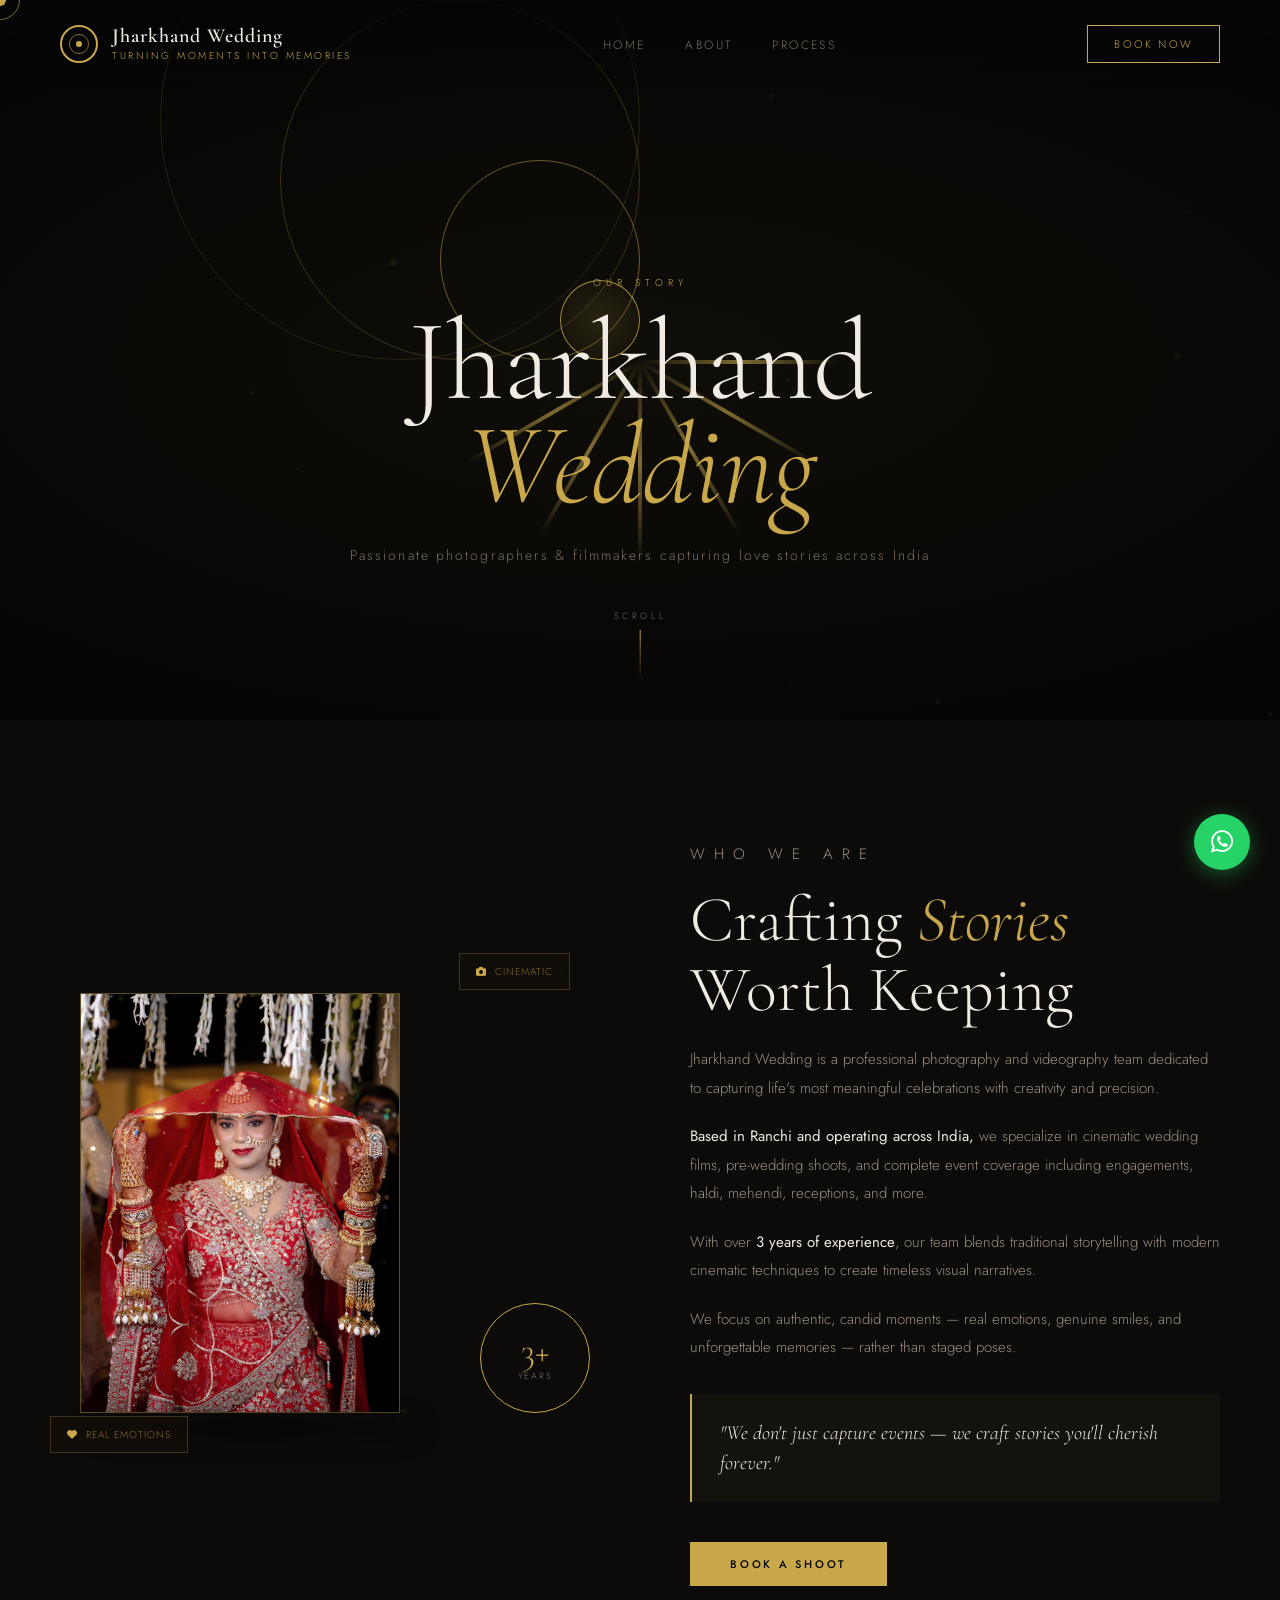
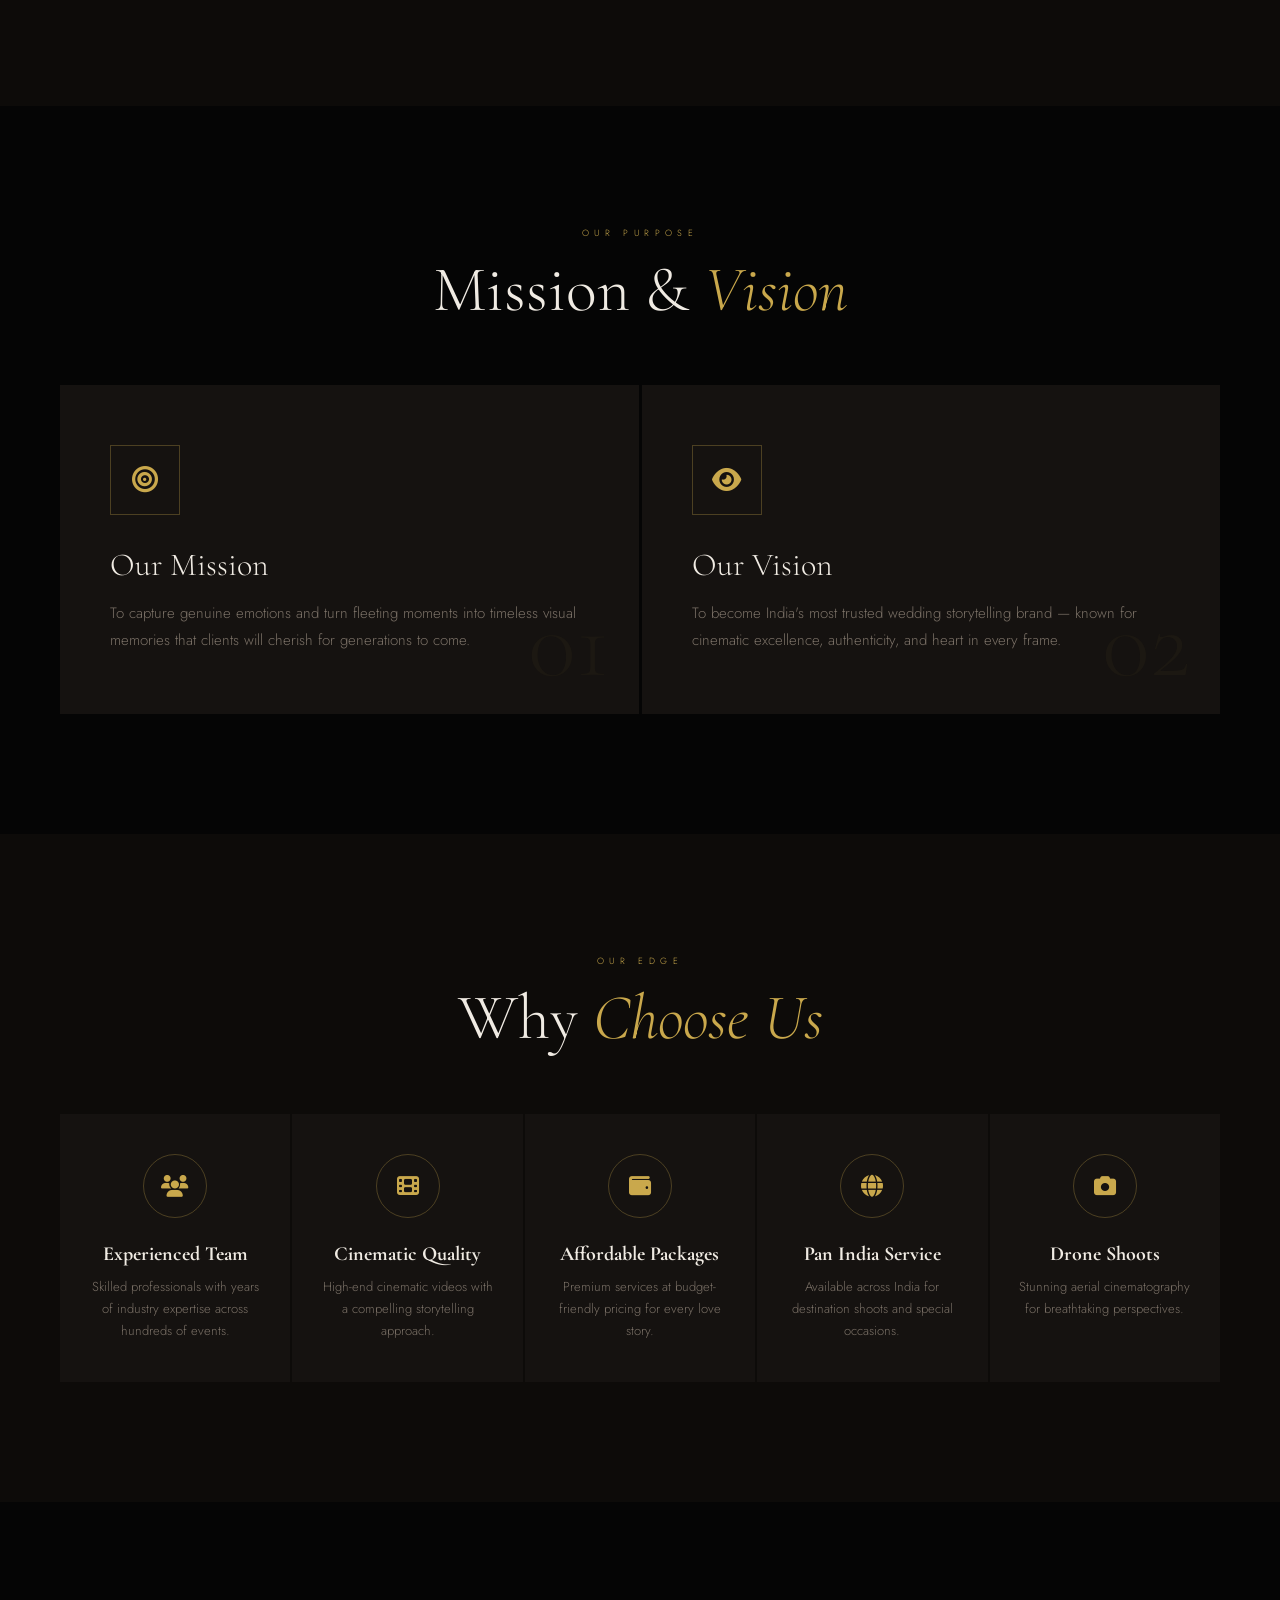
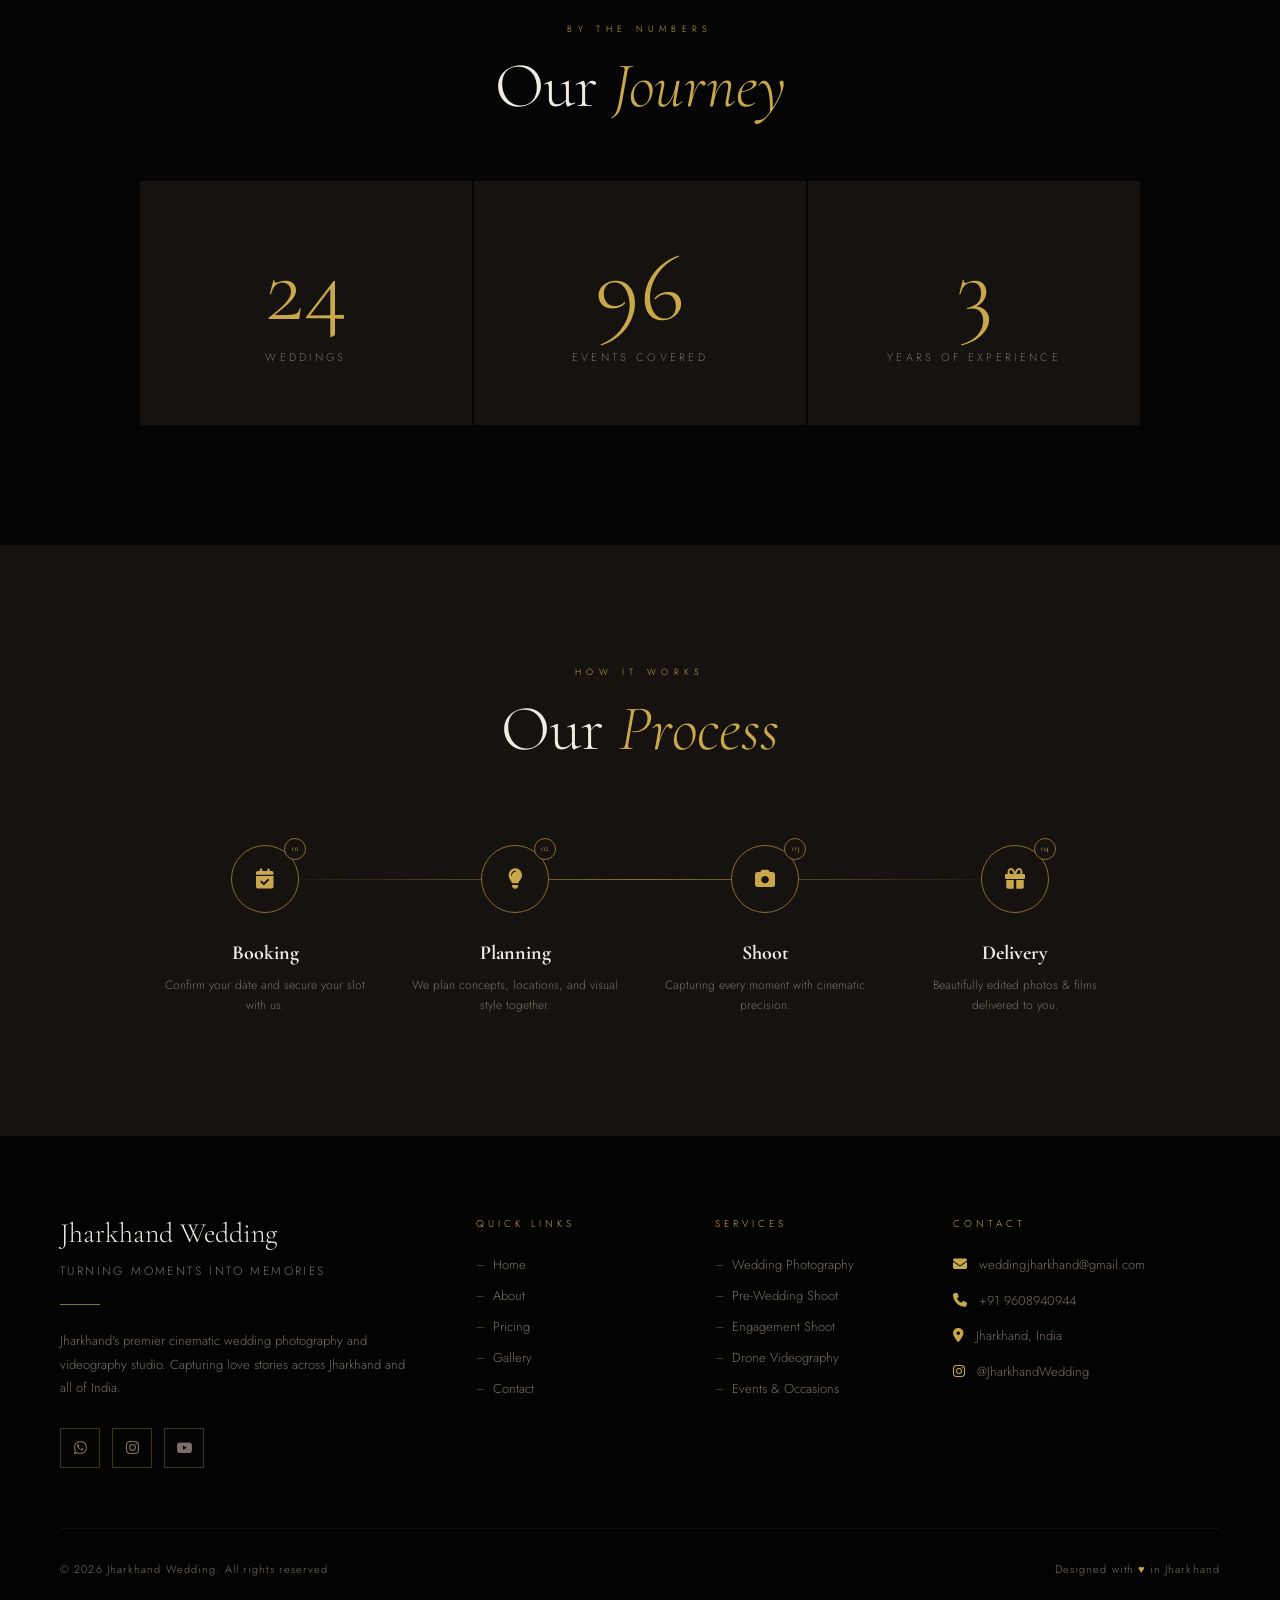
<file: About.html>
<!DOCTYPE html>
<html lang="en-IN">

<head>
    <meta charset="UTF-8">
    <meta name="viewport" content="width=device-width, initial-scale=1.0">
    <title>About Us | Jharkhand Wedding - Cinematic Photography & Videography</title>
    <meta name="description"
        content="Learn about Jharkhand Wedding — Jharkhand's premier cinematic wedding photography and videography studio with 3+ years of experience.">
    <meta property="og:title" content="About Jharkhand Wedding">
    <meta property="og:description" content="Top wedding photography & videography in Jharkhand & across India.">
    <meta property="og:type" content="website">
    <link rel="icon" type="image/x-icon" href="./favicon.png">
    <link rel="preconnect" href="https://fonts.googleapis.com">
    <link
        href="https://fonts.googleapis.com/css2?family=Cormorant+Garamond:ital,wght@0,300;0,400;0,600;1,300;1,400&family=Jost:wght@200;300;400;500&display=swap"
        rel="stylesheet">
    <link rel="stylesheet" href="https://cdnjs.cloudflare.com/ajax/libs/font-awesome/6.5.0/css/all.min.css">
    <link rel="stylesheet" href="https://cdnjs.cloudflare.com/ajax/libs/font-awesome/4.7.0/css/font-awesome.min.css">

    <style>
        :root {
            --gold: #c9a84c;
            --gold-light: #e8c97a;
            --gold-dim: #8a6d2f;
            --black: #050505;
            --dark: #0d0b09;
            --dark2: #151210;
            --off-white: #f0ebe3;
            --muted: #7a7066;
        }

        *,
        *::before,
        *::after {
            margin: 0;
            padding: 0;
            box-sizing: border-box;
        }

        html {
            scroll-behavior: smooth;
        }

        body {
            background: var(--black);
            color: var(--off-white);
            font-family: 'Jost', sans-serif;
            font-weight: 300;
            overflow-x: hidden;
            cursor: none;
        }

        /* CURSOR */
        .cursor {
            position: fixed;
            width: 12px;
            height: 12px;
            background: var(--gold);
            border-radius: 50%;
            pointer-events: none;
            z-index: 9999;
            transform: translate(-50%, -50%);
            transition: width .3s, height .3s;
            mix-blend-mode: difference;
        }

        .cursor-ring {
            position: fixed;
            width: 40px;
            height: 40px;
            border: 1px solid var(--gold);
            border-radius: 50%;
            pointer-events: none;
            z-index: 9998;
            transform: translate(-50%, -50%);
            transition: transform .15s ease-out, width .3s, height .3s;
            opacity: .6;
        }

        /* BOKEH */
        #bokeh-canvas {
            position: fixed;
            top: 0;
            left: 0;
            width: 100%;
            height: 100%;
            pointer-events: none;
            z-index: 0;
            opacity: .35;
        }

        /* NAVBAR */
        nav {
            position: fixed;
            top: 0;
            left: 0;
            right: 0;
            z-index: 100;
            display: flex;
            align-items: center;
            justify-content: space-between;
            padding: 24px 60px;
            background: linear-gradient(to bottom, rgba(5, 5, 5, .95), transparent);
            transition: padding .4s, background .4s;
        }

        nav.scrolled {
            padding: 14px 60px;
            background: rgba(5, 5, 5, .97);
            border-bottom: 1px solid rgba(201, 168, 76, .15);
            backdrop-filter: blur(12px);
        }

        .nav-brand {
            display: flex;
            align-items: center;
            gap: 14px;
        }

        .nav-brand .lens-icon {
            width: 38px;
            height: 38px;
            border: 2px solid var(--gold);
            border-radius: 50%;
            display: flex;
            align-items: center;
            justify-content: center;
            position: relative;
            animation: lensRotate 8s linear infinite;
        }

        .nav-brand .lens-icon::before {
            content: '';
            position: absolute;
            width: 20px;
            height: 20px;
            border: 1px solid var(--gold-dim);
            border-radius: 50%;
        }

        .nav-brand .lens-icon::after {
            content: '';
            position: absolute;
            width: 6px;
            height: 6px;
            background: var(--gold);
            border-radius: 50%;
        }

        @keyframes lensRotate {
            from {
                transform: rotate(0);
            }

            to {
                transform: rotate(360deg);
            }
        }

        .nav-logo-text strong {
            font-family: 'Cormorant Garamond', serif;
            font-weight: 600;
            font-size: 20px;
            color: var(--off-white);
            letter-spacing: .05em;
        }

        .nav-logo-text span {
            display: block;
            font-size: 10px;
            color: var(--gold);
            letter-spacing: .25em;
            text-transform: uppercase;
        }

        .nav-links {
            display: flex;
            gap: 40px;
            list-style: none;
        }

        .nav-links a {
            color: var(--muted);
            text-decoration: none;
            font-size: 12px;
            letter-spacing: .2em;
            text-transform: uppercase;
            transition: color .3s;
            position: relative;
        }

        .nav-links a::after {
            content: '';
            position: absolute;
            bottom: -4px;
            left: 0;
            width: 0;
            height: 1px;
            background: var(--gold);
            transition: width .3s;
        }

        .nav-links a:hover,
        .nav-links a.active {
            color: var(--gold);
        }

        .nav-links a:hover::after,
        .nav-links a.active::after {
            width: 100%;
        }

        .nav-cta {
            background: transparent;
            border: 1px solid var(--gold);
            color: var(--gold);
            padding: 10px 26px;
            font-family: 'Jost', sans-serif;
            font-size: 11px;
            letter-spacing: .2em;
            text-transform: uppercase;
            cursor: pointer;
            transition: all .3s;
            text-decoration: none;
        }

        .nav-cta:hover {
            background: var(--gold);
            color: var(--black);
        }

        .hamburger {
            display: none;
            flex-direction: column;
            gap: 5px;
            cursor: pointer;
        }

        .hamburger span {
            width: 24px;
            height: 1px;
            background: var(--gold);
            display: block;
        }

        /* HERO */
        .page-hero {
            position: relative;
            min-height: 80vh;
            display: flex;
            align-items: center;
            justify-content: center;
            overflow: hidden;
            z-index: 1;
        }

        .hero-bg-scene {
            position: absolute;
            inset: 0;
            background: radial-gradient(ellipse 80% 60% at 50% 50%, rgba(201, 168, 76, .06), transparent);
        }

        /* Aperture 3D animation */
        .aperture-wrap {
            position: absolute;
            top: 50%;
            left: 50%;
            transform: translate(-50%, -50%);
            width: 500px;
            height: 500px;
            perspective: 800px;
            pointer-events: none;
        }

        .aperture {
            width: 100%;
            height: 100%;
            transform-style: preserve-3d;
            animation: apertureSpin 20s linear infinite;
            position: relative;
        }

        @keyframes apertureSpin {
            from {
                transform: rotateY(0) rotateX(15deg);
            }

            to {
                transform: rotateY(360deg) rotateX(15deg);
            }
        }

        .aperture-blade {
            position: absolute;
            top: 50%;
            left: 50%;
            width: 200px;
            height: 4px;
            background: linear-gradient(to right, transparent, rgba(201, 168, 76, .6), transparent);
            transform-origin: 0 50%;
            border-radius: 2px;
        }

        .aperture-ring {
            position: absolute;
            top: 50%;
            left: 50%;
            transform: translate(-50%, -50%);
            border-radius: 50%;
            border: 1px solid rgba(201, 168, 76, .2);
        }

        .aperture-ring.r1 {
            width: 480px;
            height: 480px;
            margin: -240px 0 0 -240px;
            border-color: rgba(201, 168, 76, .15);
        }

        .aperture-ring.r2 {
            width: 360px;
            height: 360px;
            margin: -180px 0 0 -180px;
            border-color: rgba(201, 168, 76, .25);
            animation: ringPulse 3s ease-in-out infinite;
        }

        .aperture-ring.r3 {
            width: 200px;
            height: 200px;
            margin: -100px 0 0 -100px;
            border-color: rgba(201, 168, 76, .5);
            animation: ringPulse 3s ease-in-out infinite .5s;
        }

        .aperture-ring.r4 {
            width: 80px;
            height: 80px;
            margin: -40px 0 0 -40px;
            background: radial-gradient(circle, rgba(201, 168, 76, .15), transparent);
            border-color: rgba(201, 168, 76, .8);
            animation: ringPulse 3s ease-in-out infinite 1s;
        }

        @keyframes ringPulse {

            0%,
            100% {
                transform: translate(-50%, -50%) scale(1);
                opacity: .6;
            }

            50% {
                transform: translate(-50%, -50%) scale(1.08);
                opacity: 1;
            }
        }

        /* Floating lens flare dots */
        .flare-dot {
            position: absolute;
            border-radius: 50%;
            background: radial-gradient(circle, rgba(201, 168, 76, .8), transparent);
            pointer-events: none;
            animation: flareDrift linear infinite;
        }

        .page-hero-content {
            position: relative;
            z-index: 2;
            text-align: center;
            padding: 120px 24px 0;
            pointer-events: none;
        }

        .hero-eyebrow {
            font-size: 10px;
            letter-spacing: .5em;
            text-transform: uppercase;
            color: var(--gold);
            margin-bottom: 20px;
            opacity: 0;
            animation: fadeUp 1s .5s forwards;
        }

        .hero-title {
            font-family: 'Cormorant Garamond', serif;
            font-size: clamp(52px, 9vw, 120px);
            font-weight: 300;
            line-height: .9;
            color: var(--off-white);
            opacity: 0;
            animation: fadeUp 1s .8s forwards;
        }

        .hero-title em {
            font-style: italic;
            color: var(--gold);
            display: block;
        }

        .hero-tagline {
            margin-top: 28px;
            font-size: 14px;
            color: var(--muted);
            letter-spacing: .15em;
            opacity: 0;
            animation: fadeUp 1s 1.1s forwards;
        }

        @keyframes fadeUp {
            from {
                opacity: 0;
                transform: translateY(30px);
            }

            to {
                opacity: 1;
                transform: translateY(0);
            }
        }

        .scroll-hint {
            position: absolute;
            bottom: 40px;
            left: 50%;
            transform: translateX(-50%);
            display: flex;
            flex-direction: column;
            align-items: center;
            gap: 8px;
            z-index: 2;
            opacity: 0;
            animation: fadeIn 1s 1.6s forwards;
        }

        .scroll-hint span {
            font-size: 9px;
            letter-spacing: .4em;
            color: var(--muted);
            text-transform: uppercase;
        }

        .scroll-line {
            width: 1px;
            height: 50px;
            background: linear-gradient(to bottom, var(--gold), transparent);
            animation: scrollDrop 1.5s ease-in-out infinite;
        }

        @keyframes scrollDrop {
            0% {
                transform: scaleY(0);
                transform-origin: top;
                opacity: 1
            }

            50% {
                transform: scaleY(1);
                transform-origin: top;
                opacity: 1
            }

            100% {
                transform: scaleY(1);
                transform-origin: bottom;
                opacity: 0
            }
        }

        @keyframes fadeIn {
            from {
                opacity: 0
            }

            to {
                opacity: 1
            }
        }

        /* SECTION BASE */
        section {
            position: relative;
            z-index: 1;
        }

        .sp {
            padding: 120px 60px;
        }

        .section-label {
            font-size: 9px;
            letter-spacing: .6em;
            text-transform: uppercase;
            color: var(--gold);
            margin-bottom: 16px;
        }

        .section-heading {
            font-family: 'Cormorant Garamond', serif;
            font-size: clamp(36px, 5vw, 64px);
            font-weight: 300;
            line-height: 1.1;
            color: var(--off-white);
        }

        .section-heading em {
            font-style: italic;
            color: var(--gold);
        }

        /* ABOUT STORY */
        .story-section {
            background: var(--dark);
        }

        .story-inner {
            max-width: 1200px;
            margin: 0 auto;
            display: grid;
            grid-template-columns: 1fr 1fr;
            gap: 100px;
            align-items: center;
        }

        /* 3D photo frame */
        .story-visual {
            position: relative;
            height: 520px;
            perspective: 900px;
        }

        .story-frame-3d {
            position: absolute;
            top: 40px;
            left: 20px;
            width: 320px;
            height: 420px;
            transform-style: preserve-3d;
            animation: frameTilt 6s ease-in-out infinite;
        }

        @keyframes frameTilt {

            0%,
            100% {
                transform: rotateY(-8deg) rotateX(4deg);
            }

            50% {
                transform: rotateY(8deg) rotateX(-4deg);
            }
        }

        .frame-face {
            position: absolute;
            inset: 0;
            background: linear-gradient(135deg, #1a1510, #0d0b08);
            border: 1px solid rgba(201, 168, 76, .4);
            display: flex;
            align-items: center;
            justify-content: center;
            overflow: hidden;
        }

        .frame-face img {
            width: 100%;
            height: 100%;
            object-fit: cover;
            filter: saturate(.8);
        }

        .frame-face-empty {
            width: 100%;
            height: 100%;
            display: flex;
            align-items: center;
            justify-content: center;
            flex-direction: column;
            gap: 12px;
        }

        .frame-face-empty i {
            font-size: 48px;
            color: rgba(201, 168, 76, .25);
        }

        .frame-face-empty span {
            font-size: 10px;
            letter-spacing: .3em;
            color: var(--gold-dim);
            text-transform: uppercase;
        }

        .frame-edge-right {
            position: absolute;
            top: 6px;
            right: -12px;
            bottom: -6px;
            width: 12px;
            background: linear-gradient(to right, #0a0805, #1a1510);
            border: 1px solid rgba(201, 168, 76, .2);
            transform: rotateY(90deg);
            transform-origin: left;
        }

        .frame-edge-bottom {
            position: absolute;
            bottom: -12px;
            left: 6px;
            right: -6px;
            height: 12px;
            background: linear-gradient(to bottom, #0a0805, #1a1510);
            border: 1px solid rgba(201, 168, 76, .2);
            transform: rotateX(-90deg);
            transform-origin: top;
        }

        .frame-shadow {
            position: absolute;
            bottom: -30px;
            left: 10px;
            right: -20px;
            height: 30px;
            background: radial-gradient(ellipse, rgba(0, 0, 0, .6), transparent);
            filter: blur(10px);
        }

        .story-badge {
            position: absolute;
            bottom: 60px;
            right: 0;
            width: 110px;
            height: 110px;
            border: 1px solid var(--gold);
            border-radius: 50%;
            display: flex;
            flex-direction: column;
            align-items: center;
            justify-content: center;
            background: var(--dark);
            animation: badgeSpin 15s linear infinite;
        }

        .story-badge-num {
            font-family: 'Cormorant Garamond', serif;
            font-size: 36px;
            font-weight: 300;
            color: var(--gold);
            line-height: 1;
        }

        .story-badge-label {
            font-size: 9px;
            letter-spacing: .2em;
            color: var(--muted);
            text-transform: uppercase;
        }

        @keyframes badgeSpin {

            0%,
            100% {
                transform: rotate(-5deg);
            }

            50% {
                transform: rotate(5deg);
            }
        }

        /* floating accent frames */
        .accent-frame {
            position: absolute;
            border: 1px solid rgba(201, 168, 76, .25);
            background: rgba(20, 15, 10, .6);
            backdrop-filter: blur(4px);
            display: flex;
            align-items: center;
            justify-content: center;
            font-size: 10px;
            color: var(--gold-dim);
            letter-spacing: .1em;
            text-transform: uppercase;
            padding: 10px 16px;
        }

        .accent-frame.af1 {
            top: 0;
            right: 20px;
            animation: afFloat 5s ease-in-out infinite;
        }

        .accent-frame.af2 {
            bottom: 20px;
            left: -10px;
            animation: afFloat 7s ease-in-out infinite reverse;
        }

        @keyframes afFloat {

            0%,
            100% {
                transform: translateY(0)
            }

            50% {
                transform: translateY(-12px)
            }
        }

        .story-text {
            display: flex;
            flex-direction: column;
            gap: 20px;
        }

        .story-text p {
            font-size: 15px;
            color: #9a9080;
            line-height: 1.9;
        }

        .story-text strong {
            color: var(--off-white);
            font-weight: 400;
        }

        .story-quote {
            margin: 12px 0;
            padding: 24px 28px;
            border-left: 2px solid var(--gold);
            background: rgba(201, 168, 76, .04);
        }

        .story-quote p {
            font-family: 'Cormorant Garamond', serif;
            font-size: 20px;
            font-style: italic;
            color: var(--off-white);
            line-height: 1.5;
        }

        .btn-gold {
            display: inline-block;
            background: var(--gold);
            color: var(--black);
            padding: 14px 40px;
            font-family: 'Jost', sans-serif;
            font-size: 11px;
            letter-spacing: .25em;
            text-transform: uppercase;
            cursor: pointer;
            text-decoration: none;
            font-weight: 500;
            transition: all .3s;
            margin-top: 8px;
            border: none;
        }

        .btn-gold:hover {
            background: var(--gold-light);
            transform: translateY(-2px);
            box-shadow: 0 10px 40px rgba(201, 168, 76, .3);
        }

        /* MISSION / VISION */
        .mv-section {
            background: var(--black);
            overflow: hidden;
        }

        .mv-inner {
            max-width: 1200px;
            margin: 0 auto;
        }

        .mv-grid {
            display: grid;
            grid-template-columns: 1fr 1fr;
            gap: 3px;
            margin-top: 60px;
        }

        .mv-card {
            background: var(--dark2);
            padding: 60px 50px;
            position: relative;
            overflow: hidden;
            transition: all .5s;
            cursor: default;
        }

        .mv-card::before {
            content: '';
            position: absolute;
            bottom: 0;
            left: 0;
            width: 100%;
            height: 3px;
            background: var(--gold);
            transform: scaleX(0);
            transform-origin: left;
            transition: transform .5s;
        }

        .mv-card:hover::before {
            transform: scaleX(1);
        }

        .mv-card:hover {
            background: #1a1510;
        }

        .mv-icon {
            width: 70px;
            height: 70px;
            border: 1px solid rgba(201, 168, 76, .3);
            display: flex;
            align-items: center;
            justify-content: center;
            margin-bottom: 30px;
            transition: all .4s;
        }

        .mv-card:hover .mv-icon {
            background: var(--gold);
            border-color: var(--gold);
        }

        .mv-card:hover .mv-icon i {
            color: var(--black);
        }

        .mv-icon i {
            font-size: 26px;
            color: var(--gold);
            transition: color .4s;
        }

        .mv-name {
            font-family: 'Cormorant Garamond', serif;
            font-size: 32px;
            font-weight: 300;
            color: var(--off-white);
            margin-bottom: 16px;
        }

        .mv-desc {
            font-size: 15px;
            color: var(--muted);
            line-height: 1.8;
        }

        .mv-bg-num {
            position: absolute;
            bottom: 20px;
            right: 30px;
            font-family: 'Cormorant Garamond', serif;
            font-size: 100px;
            font-weight: 300;
            color: rgba(201, 168, 76, .04);
            line-height: 1;
        }

        /* WHY US */
        .why-section {
            background: var(--dark);
        }

        .why-inner {
            max-width: 1200px;
            margin: 0 auto;
        }

        .why-grid-5 {
            display: grid;
            grid-template-columns: repeat(5, 1fr);
            gap: 2px;
            margin-top: 60px;
        }

        .why-card {
            background: var(--dark2);
            padding: 40px 28px;
            text-align: center;
            position: relative;
            overflow: hidden;
            transition: all .5s;
            cursor: default;
            transform-style: preserve-3d;
        }

        .why-card:hover {
            transform: translateY(-8px) rotateX(5deg);
            background: #1a1510;
        }

        .why-card::after {
            content: '';
            position: absolute;
            inset: 0;
            background: linear-gradient(135deg, rgba(201, 168, 76, .05), transparent);
            opacity: 0;
            transition: opacity .4s;
        }

        .why-card:hover::after {
            opacity: 1;
        }

        .why-card-icon {
            width: 64px;
            height: 64px;
            border: 1px solid rgba(201, 168, 76, .3);
            border-radius: 50%;
            display: flex;
            align-items: center;
            justify-content: center;
            margin: 0 auto 24px;
            transition: all .4s;
        }

        .why-card:hover .why-card-icon {
            background: var(--gold);
            border-color: var(--gold);
        }

        .why-card:hover .why-card-icon i {
            color: var(--black);
        }

        .why-card-icon i {
            font-size: 22px;
            color: var(--gold);
            transition: color .4s;
        }

        .why-card h3 {
            font-family: 'Cormorant Garamond', serif;
            font-size: 20px;
            color: var(--off-white);
            margin-bottom: 10px;
        }

        .why-card p {
            font-size: 13px;
            color: var(--muted);
            line-height: 1.7;
        }

        /* STATS */
        .stats-section {
            background: var(--black);
            overflow: hidden;
        }

        .stats-inner {
            max-width: 1000px;
            margin: 0 auto;
        }

        .stats-grid {
            display: grid;
            grid-template-columns: repeat(3, 1fr);
            gap: 2px;
            margin-top: 60px;
        }

        .stat-card {
            background: var(--dark2);
            padding: 60px 40px;
            text-align: center;
            position: relative;
            overflow: hidden;
            transition: all .4s;
        }

        .stat-card::before {
            content: '';
            position: absolute;
            top: 0;
            left: 0;
            right: 0;
            height: 2px;
            background: linear-gradient(to right, transparent, var(--gold), transparent);
            transform: scaleX(0);
            transition: transform .5s;
        }

        .stat-card:hover::before {
            transform: scaleX(1);
        }

        .stat-card:hover {
            background: #1a1510;
        }

        .stat-num {
            font-family: 'Cormorant Garamond', serif;
            font-size: clamp(60px, 8vw, 96px);
            font-weight: 300;
            color: var(--gold);
            line-height: 1;
            display: block;
        }

        .stat-plus {
            font-size: 40px;
            color: var(--gold-dim);
        }

        .stat-label {
            font-size: 11px;
            letter-spacing: .3em;
            text-transform: uppercase;
            color: var(--muted);
            margin-top: 12px;
            display: block;
        }

        /* PROCESS */
        .process-section {
            background: var(--dark2);
        }

        .process-inner {
            max-width: 1000px;
            margin: 0 auto;
        }

        .process-row {
            display: grid;
            grid-template-columns: repeat(4, 1fr);
            gap: 0;
            margin-top: 80px;
            position: relative;
        }

        .process-row::before {
            content: '';
            position: absolute;
            top: 34px;
            left: 12.5%;
            right: 12.5%;
            height: 1px;
            background: linear-gradient(to right, transparent, var(--gold-dim), transparent);
        }

        .process-step {
            display: flex;
            flex-direction: column;
            align-items: center;
            text-align: center;
            padding: 0 20px;
        }

        .step-circle {
            width: 68px;
            height: 68px;
            border-radius: 50%;
            border: 1px solid var(--gold-dim);
            display: flex;
            align-items: center;
            justify-content: center;
            background: var(--dark2);
            margin-bottom: 28px;
            position: relative;
            z-index: 1;
            transition: all .5s;
            transform-style: preserve-3d;
        }

        .process-step:hover .step-circle {
            border-color: var(--gold);
            background: var(--gold);
            transform: rotateY(360deg);
            box-shadow: 0 0 30px rgba(201, 168, 76, .4);
        }

        .step-circle i {
            font-size: 20px;
            color: var(--gold);
            transition: color .4s;
        }

        .process-step:hover .step-circle i {
            color: var(--black);
        }

        .step-num {
            position: absolute;
            top: -8px;
            right: -8px;
            width: 22px;
            height: 22px;
            background: var(--dark2);
            border: 1px solid var(--gold-dim);
            border-radius: 50%;
            font-size: 9px;
            color: var(--gold);
            display: flex;
            align-items: center;
            justify-content: center;
            font-family: 'Cormorant Garamond', serif;
        }

        .step-name {
            font-family: 'Cormorant Garamond', serif;
            font-size: 20px;
            color: var(--off-white);
            margin-bottom: 10px;
        }

        .step-desc {
            font-size: 12px;
            color: var(--muted);
            line-height: 1.7;
        }

        /* FOOTER */
        footer {
            background: #030303;
            border-top: 1px solid rgba(201, 168, 76, .1);
            padding: 80px 60px 40px;
        }

        .footer-grid {
            max-width: 1200px;
            margin: 0 auto;
            display: grid;
            grid-template-columns: 2fr 1fr 1fr 1.5fr;
            gap: 60px;
            padding-bottom: 60px;
            border-bottom: 1px solid rgba(255, 255, 255, .05);
        }

        .footer-brand-name {
            font-family: 'Cormorant Garamond', serif;
            font-size: 28px;
            font-weight: 300;
            color: var(--off-white);
            margin-bottom: 12px;
        }

        .footer-tagline {
            font-size: 12px;
            color: var(--muted);
            letter-spacing: .2em;
            text-transform: uppercase;
        }

        .footer-divider {
            width: 40px;
            height: 1px;
            background: var(--gold-dim);
            margin: 24px 0;
        }

        .footer-about {
            font-size: 13px;
            color: var(--muted);
            line-height: 1.8;
        }

        .footer-heading {
            font-size: 10px;
            letter-spacing: .4em;
            text-transform: uppercase;
            color: var(--gold);
            margin-bottom: 24px;
        }

        .footer-links-list {
            list-style: none;
        }

        .footer-links-list li {
            margin-bottom: 12px;
        }

        .footer-links-list a {
            color: var(--muted);
            text-decoration: none;
            font-size: 13px;
            transition: color .3s;
            display: flex;
            align-items: center;
            gap: 8px;
        }

        .footer-links-list a::before {
            content: '—';
            font-size: 10px;
            color: var(--gold-dim);
        }

        .footer-links-list a:hover {
            color: var(--gold);
        }

        .footer-contact-item {
            display: flex;
            gap: 12px;
            align-items: flex-start;
            margin-bottom: 16px;
        }

        .footer-contact-item i {
            color: var(--gold);
            font-size: 14px;
            margin-top: 2px;
            flex-shrink: 0;
        }

        .footer-contact-item span {
            font-size: 13px;
            color: var(--muted);
            line-height: 1.5;
        }

        .footer-contact-item a {
            color: var(--muted);
            text-decoration: none;
            transition: color .3s;
        }

        .footer-contact-item a:hover {
            color: var(--gold);
        }

        .footer-socials {
            display: flex;
            gap: 12px;
            margin-top: 28px;
        }

        .social-btn {
            width: 40px;
            height: 40px;
            border: 1px solid rgba(201, 168, 76, .3);
            display: flex;
            align-items: center;
            justify-content: center;
            color: var(--muted);
            font-size: 15px;
            text-decoration: none;
            transition: all .3s;
        }

        .social-btn:hover {
            background: var(--gold);
            border-color: var(--gold);
            color: var(--black);
            transform: translateY(-3px);
        }

        .footer-bottom {
            max-width: 1200px;
            margin: 0 auto;
            display: flex;
            justify-content: space-between;
            align-items: center;
            padding-top: 32px;
            font-size: 11px;
            color: var(--muted);
            letter-spacing: .1em;
        }

        /* WHATSAPP */
        .wa-float {
            position: fixed;
            bottom: 30px;
            right: 30px;
            width: 56px;
            height: 56px;
            background: #25D366;
            border-radius: 50%;
            display: flex;
            align-items: center;
            justify-content: center;
            z-index: 500;
            text-decoration: none;
            box-shadow: 0 4px 20px rgba(37, 211, 102, .4);
            animation: waPulse 2s ease-in-out infinite;
        }

        .wa-float:hover {
            transform: scale(1.1);
            animation: none;
        }

        .wa-float i {
            color: white;
            font-size: 26px;
        }

        @keyframes waPulse {

            0%,
            100% {
                box-shadow: 0 4px 20px rgba(37, 211, 102, .4), 0 0 0 0 rgba(37, 211, 102, .4)
            }

            50% {
                box-shadow: 0 4px 20px rgba(37, 211, 102, .4), 0 0 0 12px rgba(37, 211, 102, 0)
            }
        }

        /* REVEAL */
        .reveal {
            opacity: 0;
            transform: translateY(40px);
            transition: opacity .8s, transform .8s;
        }

        .reveal.visible {
            opacity: 1;
            transform: translateY(0);
        }

        .reveal-left {
            opacity: 0;
            transform: translateX(-40px);
            transition: opacity .8s, transform .8s;
        }

        .reveal-left.visible {
            opacity: 1;
            transform: translateX(0);
        }

        .reveal-right {
            opacity: 0;
            transform: translateX(40px);
            transition: opacity .8s, transform .8s;
        }

        .reveal-right.visible {
            opacity: 1;
            transform: translateX(0);
        }

        /* MOBILE */
        @media (max-width: 900px) {
            nav {
                padding: 20px 24px;
            }

            nav.scrolled {
                padding: 14px 24px;
            }

            .nav-links,
            .nav-cta {
                display: none;
            }

            .hamburger {
                display: flex;
            }

            .sp {
                padding: 80px 24px;
            }

            .story-inner {
                grid-template-columns: 1fr;
                gap: 60px;
            }

            .story-visual {
                height: 360px;
            }

            .story-frame-3d {
                width: 240px;
                height: 320px;
            }

            .mv-grid {
                grid-template-columns: 1fr;
            }

            .why-grid-5 {
                grid-template-columns: 1fr 1fr;
            }

            .stats-grid {
                grid-template-columns: 1fr;
            }

            .process-row {
                grid-template-columns: 1fr 1fr;
            }

            .process-row::before {
                display: none;
            }

            .footer-grid {
                grid-template-columns: 1fr;
                gap: 40px;
            }

            .footer-bottom {
                flex-direction: column;
                gap: 16px;
                text-align: center;
            }

            .aperture-wrap {
                width: 300px;
                height: 300px;
            }
        }
    </style>
</head>

<body>

    <canvas id="bokeh-canvas"></canvas>
    <div class="cursor" id="cursor"></div>
    <div class="cursor-ring" id="cursorRing"></div>

    <!-- NAV -->
    <nav id="navbar">
        <div class="nav-brand">
            <div class="lens-icon"></div>
            <div class="nav-logo-text">
                <strong>Jharkhand Wedding</strong>
                <span>Turning Moments into Memories</span>
            </div>
        </div>


        <ul class="nav-links">

            <li><a href="/index.html">Home</a></li>

            <!-- <li><a href="/services">Services</a></li> -->
            <li><a href="/About.html">About</a></li>
            <!-- <li><a href="#videos">Films</a></li> -->
            <!-- <li><a href="#gallery">Gallery</a></li> -->
            <li><a href="#process">Process</a></li>
            <!-- <li><a href="#testimonials">Reviews</a></li> -->

        </ul>
        <a href="https://wa.me/919608940944" class="nav-cta" target="_blank">Book Now</a>
        <div class="hamburger" id="hamburger"><span></span><span></span><span></span></div>
    </nav>

    <!-- HERO -->
    <section class="page-hero">
        <div class="hero-bg-scene"></div>

        <!-- 3D aperture -->
        <div class="aperture-wrap">
            <div class="aperture">
                <!-- Blades at every 30deg -->
                <div class="aperture-blade" style="transform:rotate(0deg)"></div>
                <div class="aperture-blade" style="transform:rotate(30deg)"></div>
                <div class="aperture-blade" style="transform:rotate(60deg)"></div>
                <div class="aperture-blade" style="transform:rotate(90deg)"></div>
                <div class="aperture-blade" style="transform:rotate(120deg)"></div>
                <div class="aperture-blade" style="transform:rotate(150deg)"></div>
            </div>
            <!-- Rings stay still (outside aperture) -->
            <div class="aperture-ring r1"></div>
            <div class="aperture-ring r2"></div>
            <div class="aperture-ring r3"></div>
            <div class="aperture-ring r4"></div>
        </div>

        <div class="page-hero-content">
            <p class="hero-eyebrow">Our Story</p>
            <h1 class="hero-title">Jharkhand <em>Wedding</em></h1>
            <p class="hero-tagline">Passionate photographers & filmmakers capturing love stories across India</p>
        </div>

        <div class="scroll-hint">
            <span>Scroll</span>
            <div class="scroll-line"></div>
        </div>
    </section>

    <!-- ABOUT STORY -->
    <section class="story-section sp" id="about">
        <div class="story-inner">
            <!-- Visual -->
            <div class="story-visual reveal-left">
                <div class="story-frame-3d">
                    <div class="frame-face">
                        <img src="./sw2.jpg" alt="Jharkhand Wedding Team"
                            onerror="this.style.display='none'; this.nextElementSibling.style.display='flex'">
                        <div class="frame-face-empty" style="display:none">
                            <i class="fas fa-camera"></i>
                            <span>Jharkhand Wedding</span>
                        </div>
                    </div>
                    <div class="frame-edge-right"></div>
                    <div class="frame-edge-bottom"></div>
                    <div class="frame-shadow"></div>
                </div>
                <div class="story-badge">
                    <span class="story-badge-num">3+</span>
                    <span class="story-badge-label">Years</span>
                </div>
                <div class="accent-frame af1"><i class="fas fa-camera" style="margin-right:8px; color:var(--gold)"></i>
                    Cinematic</div>
                <div class="accent-frame af2"><i class="fas fa-heart" style="margin-right:8px; color:var(--gold)"></i>
                    Real Emotions</div>
            </div>

            <!-- Text -->
            <div class="story-text reveal-right">
                <div>
                    <p class="section-label">Who We Are</p>
                    <h2 class="section-heading">Crafting <em>Stories</em><br>Worth Keeping</h2>
                </div>
                <p>Jharkhand Wedding is a professional photography and videography team dedicated to capturing life's
                    most meaningful celebrations with creativity and precision.</p>
                <p><strong>Based in Ranchi and operating across India,</strong> we specialize in cinematic wedding
                    films, pre-wedding shoots, and complete event coverage including engagements, haldi, mehendi,
                    receptions, and more.</p>
                <p>With over <strong>3 years of experience</strong>, our team blends traditional storytelling with
                    modern cinematic techniques to create timeless visual narratives.</p>
                <p>We focus on authentic, candid moments — real emotions, genuine smiles, and unforgettable memories —
                    rather than staged poses.</p>
                <div class="story-quote">
                    <p>"We don't just capture events — we craft stories you'll cherish forever."</p>
                </div>
                <div>
                    <a href="https://wa.me/919608940944" class="btn-gold" target="_blank">Book a Shoot</a>
                </div>
            </div>
        </div>
    </section>

    <!-- MISSION & VISION -->
    <section class="mv-section sp">
        <div class="mv-inner">
            <div class="reveal" style="text-align:center">
                <p class="section-label">Our Purpose</p>
                <h2 class="section-heading">Mission & <em>Vision</em></h2>
            </div>
            <div class="mv-grid reveal">
                <div class="mv-card">
                    <div class="mv-icon"><i class="fas fa-bullseye"></i></div>
                    <h3 class="mv-name">Our Mission</h3>
                    <p class="mv-desc">To capture genuine emotions and turn fleeting moments into timeless visual
                        memories that clients will cherish for generations to come.</p>
                    <span class="mv-bg-num">01</span>
                </div>
                <div class="mv-card">
                    <div class="mv-icon"><i class="fas fa-eye"></i></div>
                    <h3 class="mv-name">Our Vision</h3>
                    <p class="mv-desc">To become India's most trusted wedding storytelling brand — known for cinematic
                        excellence, authenticity, and heart in every frame.</p>
                    <span class="mv-bg-num">02</span>
                </div>
            </div>
        </div>
    </section>

    <!-- WHY CHOOSE US -->
    <section class="why-section sp">
        <div class="why-inner">
            <div class="reveal" style="text-align:center">
                <p class="section-label">Our Edge</p>
                <h2 class="section-heading">Why <em>Choose Us</em></h2>
            </div>
            <div class="why-grid-5 reveal">
                <div class="why-card">
                    <div class="why-card-icon"><i class="fas fa-users"></i></div>
                    <h3>Experienced Team</h3>
                    <p>Skilled professionals with years of industry expertise across hundreds of events.</p>
                </div>
                <div class="why-card">
                    <div class="why-card-icon"><i class="fas fa-film"></i></div>
                    <h3>Cinematic Quality</h3>
                    <p>High-end cinematic videos with a compelling storytelling approach.</p>
                </div>
                <div class="why-card">
                    <div class="why-card-icon"><i class="fas fa-wallet"></i></div>
                    <h3>Affordable Packages</h3>
                    <p>Premium services at budget-friendly pricing for every love story.</p>
                </div>
                <div class="why-card">
                    <div class="why-card-icon"><i class="fas fa-globe"></i></div>
                    <h3>Pan India Service</h3>
                    <p>Available across India for destination shoots and special occasions.</p>
                </div>
                <div class="why-card">
                    <div class="why-card-icon"><i class="fas fa-camera"></i></div>
                    <h3>Drone Shoots</h3>
                    <p>Stunning aerial cinematography for breathtaking perspectives.</p>
                </div>
            </div>
        </div>
    </section>

    <!-- STATS -->
    <section class="stats-section sp">
        <div class="stats-inner">
            <div class="reveal" style="text-align:center">
                <p class="section-label">By The Numbers</p>
                <h2 class="section-heading">Our <em>Journey</em></h2>
            </div>
            <div class="stats-grid reveal">
                <div class="stat-card">
                    <span class="stat-num" data-count="27">0</span>
                    <span class="stat-label">Weddings</span>
                </div>
                <div class="stat-card">
                    <span class="stat-num" data-count="182">0</span>
                    <span class="stat-label">Events Covered</span>
                </div>
                <div class="stat-card">
                    <span class="stat-num" data-count="3">0</span>
                    <span class="stat-label">Years of Experience</span>
                </div>
            </div>
        </div>
    </section>

    <!-- PROCESS -->
    <section class="process-section sp" id="process">
        <div class="process-inner">
            <div class="reveal" style="text-align:center">
                <p class="section-label">How It Works</p>
                <h2 class="section-heading">Our <em>Process</em></h2>
            </div>
            <div class="process-row reveal">
                <div class="process-step">
                    <div class="step-circle"><i class="fas fa-calendar-check"></i><span class="step-num">01</span></div>
                    <h4 class="step-name">Booking</h4>
                    <p class="step-desc">Confirm your date and secure your slot with us.</p>
                </div>
                <div class="process-step">
                    <div class="step-circle"><i class="fas fa-lightbulb"></i><span class="step-num">02</span></div>
                    <h4 class="step-name">Planning</h4>
                    <p class="step-desc">We plan concepts, locations, and visual style together.</p>
                </div>
                <div class="process-step">
                    <div class="step-circle"><i class="fas fa-camera"></i><span class="step-num">03</span></div>
                    <h4 class="step-name">Shoot</h4>
                    <p class="step-desc">Capturing every moment with cinematic precision.</p>
                </div>
                <div class="process-step">
                    <div class="step-circle"><i class="fas fa-gift"></i><span class="step-num">04</span></div>
                    <h4 class="step-name">Delivery</h4>
                    <p class="step-desc">Beautifully edited photos & films delivered to you.</p>
                </div>
            </div>
        </div>
    </section>

    <!-- FOOTER -->
    <footer id="footer">
        <div class="footer-grid">
            <div>
                <h2 class="footer-brand-name">Jharkhand Wedding</h2>
                <p class="footer-tagline">Turning Moments into Memories</p>
                <div class="footer-divider"></div>
                <p class="footer-about">Jharkhand's premier cinematic wedding photography and videography studio.
                    Capturing love stories across Jharkhand and all of India.</p>
                <div class="footer-socials">
                    <a href="https://wa.me/919608940944" class="social-btn" target="_blank"><i
                            class="fa fa-whatsapp"></i></a>
                    <a href="https://www.instagram.com/jharkhandwedding/" class="social-btn" target="_blank"><i
                            class="fa fa-instagram"></i></a>
                    <a href="https://www.youtube.com/@Jharkhand_Wedding" class="social-btn" target="_blank"><i
                            class="fa fa-youtube-play"></i></a>
                </div>
            </div>
            <div>
                <p class="footer-heading">Quick Links</p>
                <ul class="footer-links-list">
                    <li><a href="./index.html">Home</a></li>
                    <li><a href="./About.html">About</a></li>
                    <li><a href="./pricing.html">Pricing</a></li>
                    <li><a href="./gallery.html">Gallery</a></li>
                    <li><a href="./Contact.html">Contact</a></li>
                </ul>
            </div>
            <div>
                <p class="footer-heading">Services</p>
                <ul class="footer-links-list">
                    <li><a href="./index.html#services">Wedding Photography</a></li>
                    <li><a href="./index.html#services">Pre-Wedding Shoot</a></li>
                    <li><a href="./index.html#services">Engagement Shoot</a></li>
                    <li><a href="./index.html#services">Drone Videography</a></li>
                    <li><a href="./index.html#services">Events & Occasions</a></li>
                </ul>
            </div>
            <div>
                <p class="footer-heading">Contact</p>
                <div class="footer-contact-item"><i class="fas fa-envelope"></i><span><a
                            href="mailto:weddingjharkhand@gmail.com">weddingjharkhand@gmail.com</a></span></div>
                <div class="footer-contact-item"><i class="fas fa-phone"></i><span><a href="tel:+919608940944">+91
                            9608940944</a></span></div>
                <div class="footer-contact-item"><i class="fas fa-map-marker-alt"></i><span>
                        Jharkhand, India</span></div>
                <div class="footer-contact-item"><i class="fa fa-instagram"></i><span><a
                            href="https://www.instagram.com/jharkhandwedding/"
                            target="_blank">@JharkhandWedding</a></span></div>
            </div>
        </div>
        <div class="footer-bottom">
            <span>© 2026 Jharkhand Wedding. All rights reserved.</span>
            <span>Designed with <span style="color:var(--gold)">♥</span> in Jharkhand</span>
        </div>
    </footer>

    <a href="https://wa.me/919608940944" class="wa-float" target="_blank" aria-label="WhatsApp">
        <i class="fa fa-whatsapp"></i>
    </a>

    <script>
        // CURSOR
        const cursor = document.getElementById('cursor');
        const ring = document.getElementById('cursorRing');
        let mx = 0, my = 0, rx = 0, ry = 0;
        document.addEventListener('mousemove', e => { mx = e.clientX; my = e.clientY; cursor.style.left = mx + 'px'; cursor.style.top = my + 'px'; });
        function animRing() { rx += (mx - rx) * .12; ry += (my - ry) * .12; ring.style.left = rx + 'px'; ring.style.top = ry + 'px'; requestAnimationFrame(animRing); }
        animRing();
        document.querySelectorAll('a,button,.why-card,.mv-card,.stat-card').forEach(el => {
            el.addEventListener('mouseenter', () => { cursor.style.width = '20px'; cursor.style.height = '20px'; ring.style.width = '60px'; ring.style.height = '60px'; });
            el.addEventListener('mouseleave', () => { cursor.style.width = '12px'; cursor.style.height = '12px'; ring.style.width = '40px'; ring.style.height = '40px'; });
        });

        // BOKEH
        const canvas = document.getElementById('bokeh-canvas');
        const ctx = canvas.getContext('2d');
        let W, H, particles = [];
        function resize() { W = canvas.width = window.innerWidth; H = canvas.height = window.innerHeight; }
        window.addEventListener('resize', resize); resize();
        for (let i = 0; i < 60; i++) particles.push({ x: Math.random() * 2000, y: Math.random() * 1200, r: Math.random() * 6 + 2, vx: (Math.random() - .5) * .3, vy: (Math.random() - .5) * .3, a: Math.random() * .4 + .05, hue: Math.random() > .5 ? 42 : 20 });
        function drawBokeh() {
            ctx.clearRect(0, 0, W, H);
            particles.forEach(p => {
                p.x += p.vx; p.y += p.vy;
                if (p.x < -20) p.x = W + 20; if (p.x > W + 20) p.x = -20;
                if (p.y < -20) p.y = H + 20; if (p.y > H + 20) p.y = -20;
                const g = ctx.createRadialGradient(p.x, p.y, 0, p.x, p.y, p.r);
                g.addColorStop(0, `hsla(${p.hue},70%,60%,${p.a})`);
                g.addColorStop(1, 'transparent');
                ctx.beginPath(); ctx.arc(p.x, p.y, p.r, 0, Math.PI * 2);
                ctx.fillStyle = g; ctx.fill();
            });
            requestAnimationFrame(drawBokeh);
        }
        drawBokeh();

        // NAVBAR
        const navbar = document.getElementById('navbar');
        window.addEventListener('scroll', () => { navbar.classList.toggle('scrolled', window.scrollY > 60); });

        // REVEAL
        const revealEls = document.querySelectorAll('.reveal,.reveal-left,.reveal-right');
        const obs = new IntersectionObserver(entries => {
            entries.forEach((e, i) => { if (e.isIntersecting) setTimeout(() => e.target.classList.add('visible'), i * 80); });
        }, { threshold: .12 });
        revealEls.forEach(el => obs.observe(el));

        // COUNTER
        function runCounter(el) {
            const target = +el.dataset.count;
            let count = 0;
            const step = Math.ceil(target / 60);
            const id = setInterval(() => {
                count = Math.min(count + step, target);
                el.textContent = count + (count === target && target > 3 ? '+' : '');
                if (count >= target) clearInterval(id);
            }, 30);
        }
        const statObs = new IntersectionObserver(entries => {
            entries.forEach(e => { if (e.isIntersecting) { runCounter(e.target); statObs.unobserve(e.target); } });
        }, { threshold: .5 });
        document.querySelectorAll('.stat-num[data-count]').forEach(el => statObs.observe(el));

        // HAMBURGER
        document.getElementById('hamburger').addEventListener('click', () => {
            const links = document.querySelector('.nav-links');
            if (!links) return;
            const open = links.style.display === 'flex';
            links.style.display = open ? 'none' : 'flex';
            if (!open) { Object.assign(links.style, { flexDirection: 'column', position: 'fixed', top: '70px', left: '0', right: '0', background: 'rgba(5,5,5,.98)', padding: '24px 40px', gap: '20px', zIndex: '99' }); }
        });
    </script>
</body>

</html>
</file>
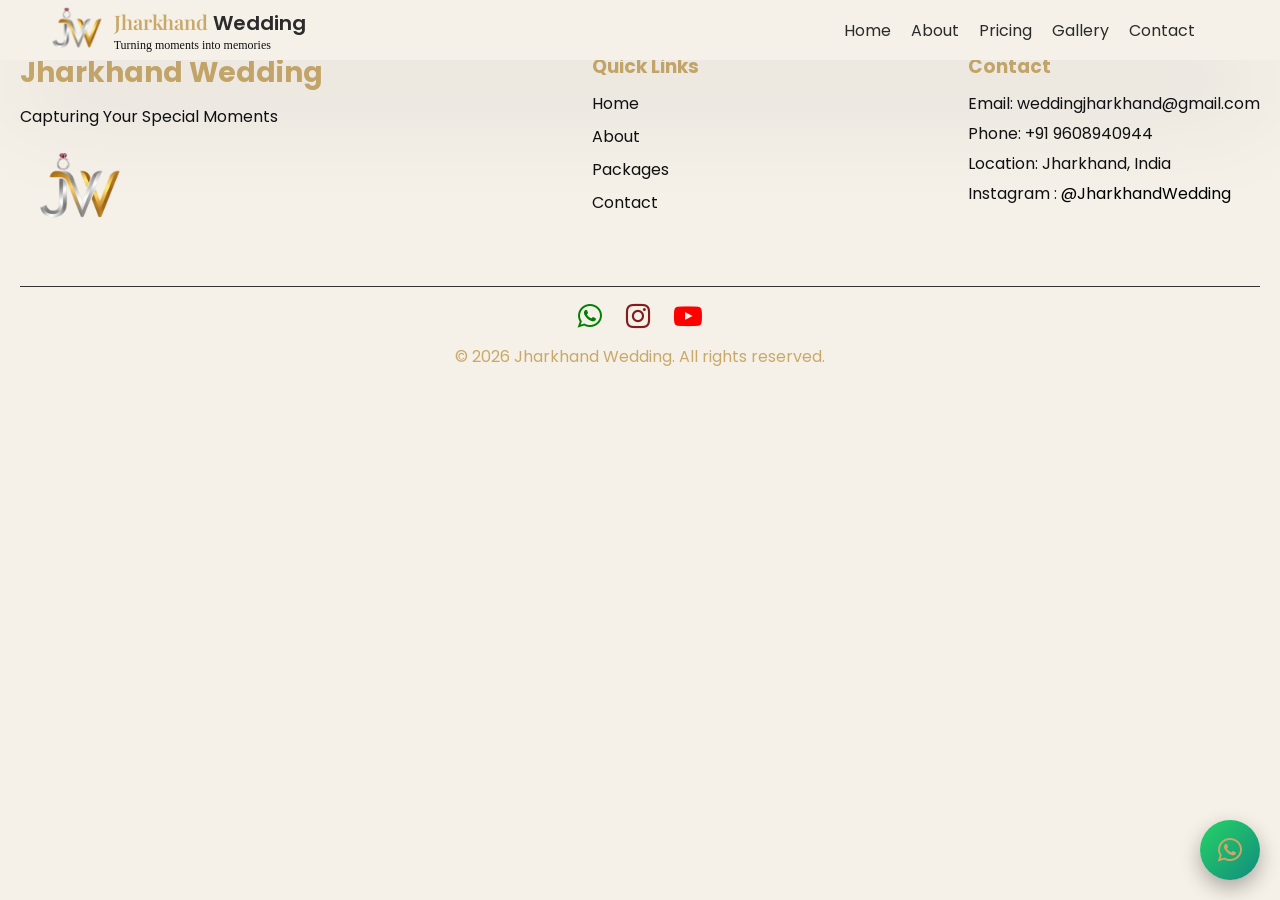
<file: Contact.html>
<!DOCTYPE html>
<html lang="en">


<head>
  <meta charset="UTF-8">
  <meta name="viewport" content="width=device-width, initial-scale=1.0">
  <title>Jharkhand Wedding - Cinematic Wedding Photography & Videography Across India</title>

  <meta property="og:title" content="Jharkhand Wedding - Best Wedding Photographer in Jharkhand">
  <meta property="og:description"
    content="Top wedding photography & videography in Jharkhand & across India. Book cinematic wedding films now!">
  <meta property="og:image" content="./img/cover.jpg">
  <meta property="og:type" content="website">

  <!-- Meta Description -->
  <!-- <meta name="description"
    content="Professional wedding photography & videography in Jharkhand & across India. Cinematic wedding films, pre-wedding shoots & event coverage. Book now!"> -->

  <!-- Keywords (Optional but still useful) -->
  <meta name="keywords"
    content="wedding photographer in Jharkhand, best wedding photographer Ranchi, cinematic wedding videography India, pre wedding shoot Jharkhand, candid photographer India, event photography Jharkhand, wedding videographer near me, professional photographer India">

  <!-- Author -->
  <meta name="author" content="Jharkhand Wedding">



  <!-- Schema Markup (Google Ranking Boost) -->
  <script type="application/ld+json">
{
  "@context": "https://schema.org",
  "@type": "PhotographyBusiness",
  "name": "Jharkhand Wedding",
  "image": "./img/cover.jpg",
  "address": {
    "@type": "PostalAddress",
    "addressRegion": "Jharkhand",
    "addressCountry": "India"
  },
  "telephone": "+919608940944",
  "priceRange": "₹ 65000"
}
</script>



  <link rel="icon" type="image/x-icon" href="./favicon.png">

  <link rel="stylesheet" href="./style.css">
  <link rel="stylesheet" href="./responsive.css">


  <!-- Font Awesome CDN -->



  <link rel="stylesheet" href="https://cdnjs.cloudflare.com/ajax/libs/font-awesome/6.5.0/css/all.min.css">
  <link rel="stylesheet" href="https://cdnjs.cloudflare.com/ajax/libs/font-awesome/4.7.0/css/font-awesome.min.css">
  <!-- <link rel="stylesheet" href="https://cdnjs.cloudflare.com/ajax/libs/font-awesome/6.5.0/css/all.min.css"> -->
</head>

<a href="https://wa.me/919608940944" class="whatsapp-float" target="_blank">
  <i class="fa fa-whatsapp"></i>
</a>

<!-- <body class="theme-gold">  -->

<body class="theme-dark">
  <!-- <body class="theme-blue"> -->

  <!-- Navbar -->
  <div class="div-nabar">
    <nav class="navbar">

      <div class="logo-div">
        <img src="./logo 0.png" alt="logo">
        <div class="nav-lo">
          <div class="logo">Jharkhand <span> Wedding</span></div>
          <div class="logo-sub">Turning moments into memories</div>
        </div>
      </div>

       <ul class="nav-links" id="navLinks">
        <li><a href="./index.html">Home</a></li>
        <li><a href="./About.html">About</a></li>
        <li><a href="./pricing.html">Pricing</a></li>
        <li><a href="./gallery.html">Gallery</a></li>
        <li><a href="./Contact.html">Contact</a></li>
      </ul>

      <div class="hamburger" id="hamburger">
        <div></div>
        <div></div>
        <div></div>
      </div>

    </nav>
  </div>




  


  <footer id="footer" class="footer">
    <div class="footer-container">

      <!-- Left: Brand -->
      <div class="footer-brand">
        <h2>Jharkhand Wedding</h2>
        <p>Capturing Your Special Moments</p>

        <div>
          <img style="width: 120px;" src="./logo 0.png" alt="logo">

        </div>
      </div>


       <div class="footer-links">
        <h3>Quick Links</h3>
        <ul>
          <li><a href="./index.html">Home</a></li>
          <li><a href="./About.html">About</a></li>
          <li><a href="./pricing.html">Packages</a></li>
          <li><a href="./Contact.html">Contact</a></li>
        </ul>
      </div>


      <div class="footer-contact">
        <h3>Contact</h3>
        <p>Email: weddingjharkhand@gmail.com</p>
        <p>Phone: +91 9608940944</p>
        <p>Location: Jharkhand, India</p>
        <p>Instagram : <a style="color: rgb(0, 0, 0);" href="https://www.instagram.com/jharkhandwedding/"">@JharkhandWedding</a></p>
      </div>

    </div>


    <div class=" footer-bottom">
            <div class="social-icons">
              <a href="https://wa.me/9608940944"><i style="color: green ; font-size: 28px;" class="fa fa-whatsapp"
                  aria-hidden="true"></i></a>
              <a href="https://www.instagram.com/jharkhandwedding/"><i class="fa fa-instagram"
                  style="font-size:28px;color:rgb(131, 29, 29)"></i></a>
              <a href="https://www.youtube.com/@Jharkhand_Wedding"><i class="fa fa-youtube-play"
                  style="font-size:28px;color:red"></i>
              </a>
            </div>
            <p>© 2026 Jharkhand Wedding. All rights reserved.</p>
      </div>
  </footer>



  <script src="./script.js"></script>
</body>

</html>
</file>
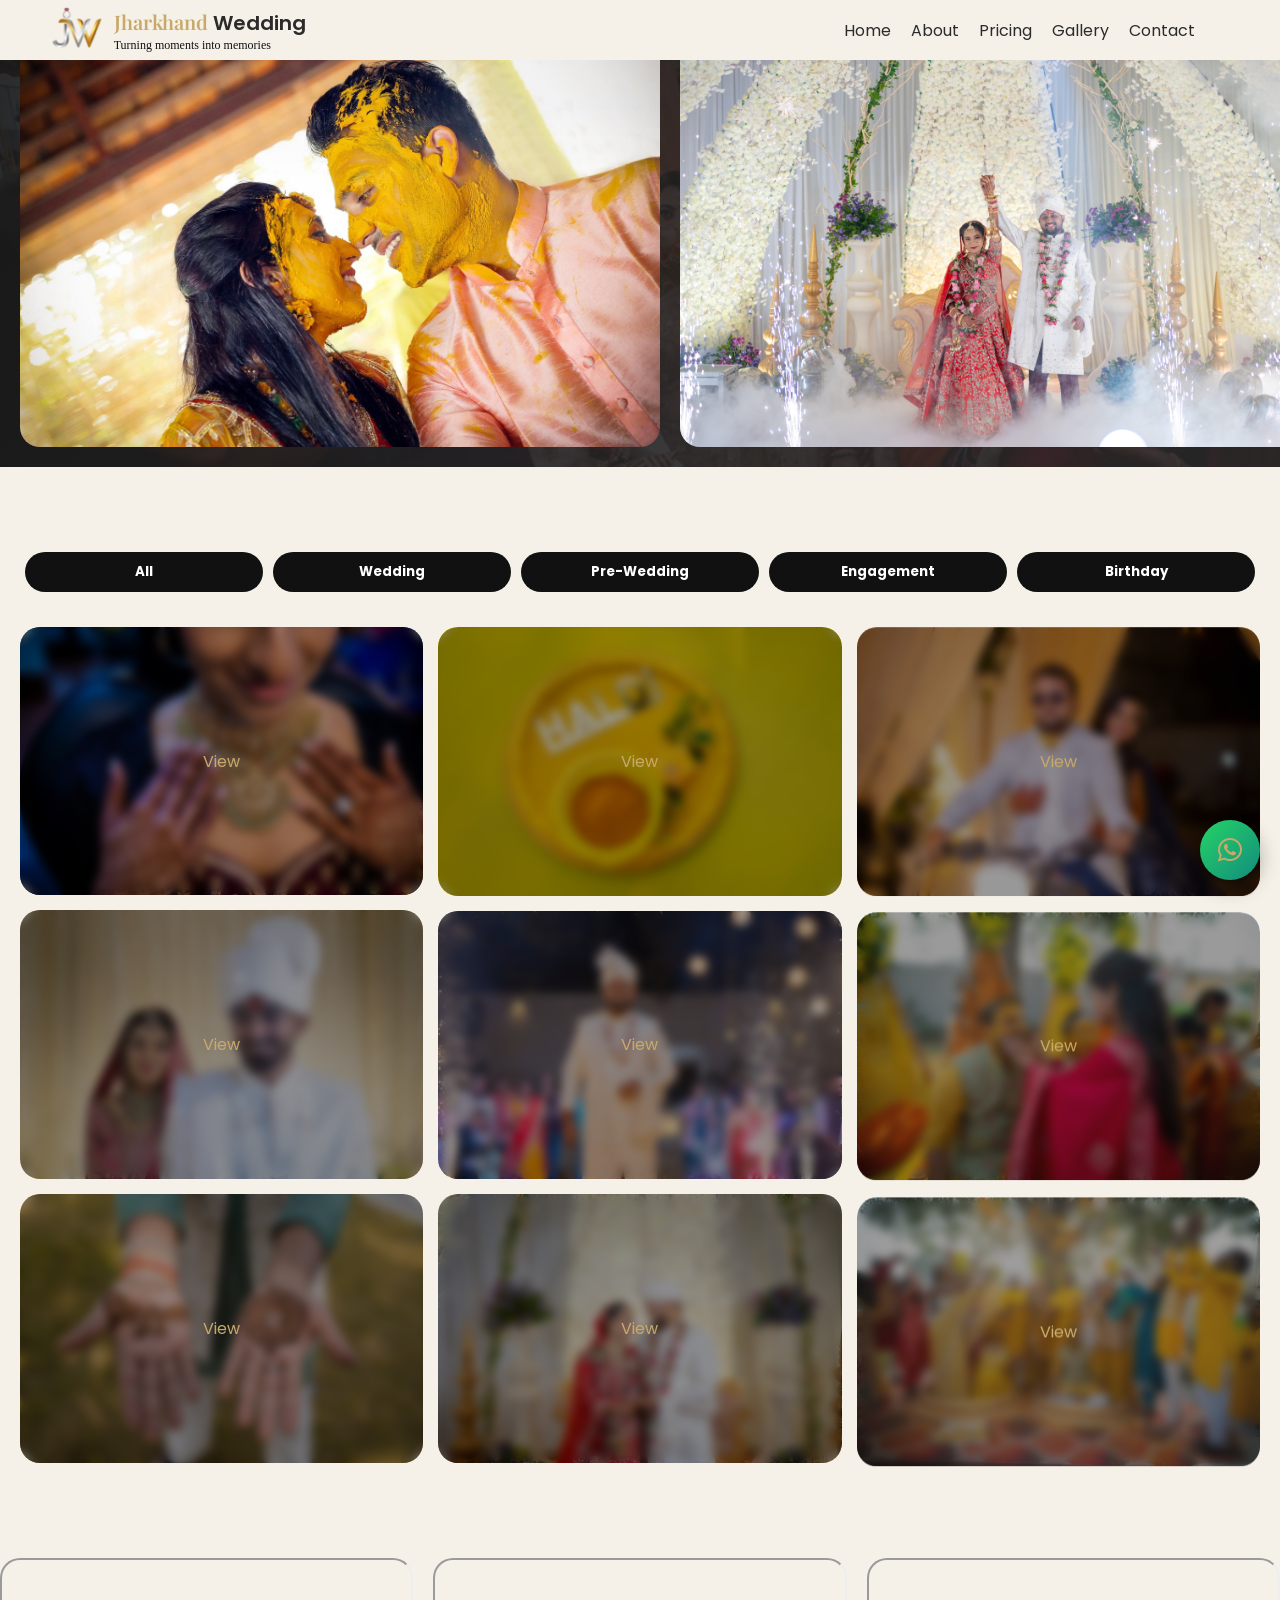
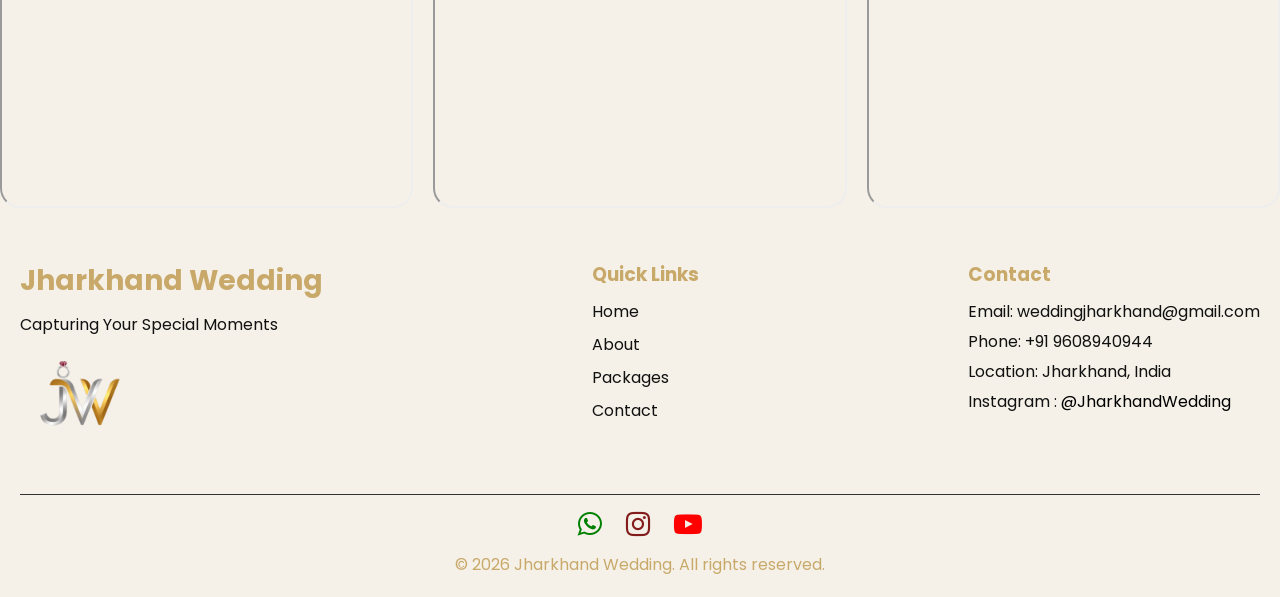
<file: gallery.html>
<!DOCTYPE html>
<html lang="en">


<head>
  <meta charset="UTF-8">
  <meta name="viewport" content="width=device-width, initial-scale=1.0">
  <title>Jharkhand Wedding - Cinematic Wedding Photography & Videography Across India</title>

  <meta property="og:title" content="Jharkhand Wedding - Best Wedding Photographer in Jharkhand">
  <meta property="og:description"
    content="Top wedding photography & videography in Jharkhand & across India. Book cinematic wedding films now!">
  <meta property="og:image" content="./img/cover.jpg">
  <meta property="og:type" content="website">

  <!-- Meta Description -->
  <!-- <meta name="description"
    content="Professional wedding photography & videography in Jharkhand & across India. Cinematic wedding films, pre-wedding shoots & event coverage. Book now!"> -->

  <!-- Keywords (Optional but still useful) -->
  <meta name="keywords"
    content="wedding photographer in Jharkhand, best wedding photographer Ranchi, cinematic wedding videography India, pre wedding shoot Jharkhand, candid photographer India, event photography Jharkhand, wedding videographer near me, professional photographer India">

  <!-- Author -->
  <meta name="author" content="Jharkhand Wedding">



  <!-- Schema Markup (Google Ranking Boost) -->
  <script type="application/ld+json">
{
  "@context": "https://schema.org",
  "@type": "PhotographyBusiness",
  "name": "Jharkhand Wedding",
  "image": "./img/cover.jpg",
  "address": {
    "@type": "PostalAddress",
    "addressRegion": "Jharkhand",
    "addressCountry": "India"
  },
  "telephone": "+919608940944",
  "priceRange": "₹ 65000"
}
</script>



  <link rel="icon" type="image/x-icon" href="./favicon.png">

  <link rel="stylesheet" href="./style.css">
  <link rel="stylesheet" href="./gallery.css">
  <link rel="stylesheet" href="./responsive.css">


  <!-- Font Awesome CDN -->



  <link rel="stylesheet" href="https://cdnjs.cloudflare.com/ajax/libs/font-awesome/6.5.0/css/all.min.css">
  <link rel="stylesheet" href="https://cdnjs.cloudflare.com/ajax/libs/font-awesome/4.7.0/css/font-awesome.min.css">
  <!-- <link rel="stylesheet" href="https://cdnjs.cloudflare.com/ajax/libs/font-awesome/6.5.0/css/all.min.css"> -->

  <script src="https://cdnjs.cloudflare.com/ajax/libs/gsap/3.12.2/gsap.min.js"></script>
</head>

<a href="https://wa.me/919608940944" class="whatsapp-float" target="_blank">
  <i class="fa fa-whatsapp"></i>
</a>

<!-- <body class="theme-gold">  -->

<body class="theme-dark">
  <!-- <body class="theme-blue"> -->

  <!-- Navbar -->
  <div class="div-nabar">
    <nav class="navbar">

      <div class="logo-div">
        <img src="./logo 0.png" alt="logo">
        <div class="nav-lo">
          <div class="logo">Jharkhand <span> Wedding</span></div>
          <div class="logo-sub">Turning moments into memories</div>
        </div>
      </div>

      <ul class="nav-links" id="navLinks">
        <li><a href="./index.html">Home</a></li>
        <li><a href="./About.html">About</a></li>
        <li><a href="./pricing.html">Pricing</a></li>
        <li><a href="./gallery.html">Gallery</a></li>
        <li><a href="./Contact.html">Contact</a></li>
      </ul>

      <div class="hamburger" id="hamburger">
        <div></div>
        <div></div>
        <div></div>
      </div>

    </nav>
  </div>






  <!----------------------------------------------------  -->

  <!-- ____________________________________________ -->
  <div class="jw-slider gallery-sect-page">
    <div class="jw-slider-track">
      <img src="./IMAGE  (60).jpg" alt="Jharkhand_wedding_img">
      <img src="./JW_IMG_11.jpg" alt="Jharkhand_wedding_img">
      <img src="./JW_IMG_1.jpg" alt="Jharkhand_wedding_img"> 
      <img src="./JW_IMG_3.jpg" alt="Jharkhand_wedding_img">


    </div>
  </div>


  <!-- _______________________ -->



  <section class="jw-gallery-page">

    <!-- FILTER -->
    <div class="jw-filter-buttons">
      <button data-filter="all">All</button>
      <button data-filter="wedding">Wedding</button>
      <button data-filter="pre">Pre-Wedding</button>
      <button data-filter="engagement">Engagement</button>
      <button data-filter="birthday">Birthday</button>
    </div>

    <!-- MASONRY GRID -->
    <div class="jw-gallery-grid">

      

      

      <div class="jw-gallery-item Wedding">
        <img src="./IMAGE  (54).jpg" loading="lazy">
      </div>

      <div class="jw-gallery-item Wedding">
        <img src="./JW_IMG_2.jpg" loading="lazy">
      </div>

       <div class="jw-gallery-item Wedding">
        <img src="./JW_IMG_3.jpg" loading="lazy">
      </div>

       <div class="jw-gallery-item Wedding">
        <img src="./JW_IMG_4.jpg" loading="lazy">
      </div>

       <div class="jw-gallery-item Wedding">
        <img src="./JW_IMG_5.jpg" loading="lazy">
      </div>

       <div class="jw-gallery-item Wedding">
        <img src="./JW_IMG_6.jpg" loading="lazy">
      </div>

       <div class="jw-gallery-item Wedding">
        <img src="./JW_IMG_7.jpg" loading="lazy">
      </div>
       <div class="jw-gallery-item Wedding">
        <img src="./JW_IMG_8.jpg" loading="lazy">
      </div>
       <div class="jw-gallery-item Wedding">
        <img src="./JW_IMG_9.jpg" loading="lazy">
      </div>

    </div>

  </section>






  <!-- _____________________________ -->

  <div class="jw-video-grid">

    <iframe src="https://www.youtube.com/embed/XzmJtqJNvSg"></iframe>
    <iframe src="https://www.youtube.com/embed/cGoY-o2Il6A"></iframe>
    <iframe src="https://www.youtube.com/embed/23WU_Qr4TKk"></iframe>


  </div>

  <!-- ___________________________________ -->


  <!--  -->


  <!--  -->
  <footer id="footer" class="footer">
    <div class="footer-container">

      <!-- Left: Brand -->
      <div class="footer-brand">
        <h2>Jharkhand Wedding</h2>
        <p>Capturing Your Special Moments</p>

        <div>
          <img style="width: 120px;" src="./logo 0.png" alt="logo">

        </div>
      </div>


      <div class="footer-links">
        <h3>Quick Links</h3>
        <ul>
          <li><a href="#">Home</a></li>
          <li><a href="#">About</a></li>
          <li><a href="#">Packages</a></li>
          <li><a href="#">Contact</a></li>
        </ul>
      </div>


      <div class="footer-contact">
        <h3>Contact</h3>
        <p>Email: weddingjharkhand@gmail.com</p>
        <p>Phone: +91 9608940944</p>
        <p>Location: Jharkhand, India</p>
        <p>Instagram : <a style="color: rgb(0, 0, 0);" href="https://www.instagram.com/jharkhandwedding/"">@JharkhandWedding</a></p>
      </div>

    </div>


    <div class=" footer-bottom">
            <div class="social-icons">
              <a href="https://wa.me/9608940944"><i style="color: green ; font-size: 28px;" class="fa fa-whatsapp"
                  aria-hidden="true"></i></a>
              <a href="https://www.instagram.com/jharkhandwedding/"><i class="fa fa-instagram"
                  style="font-size:28px;color:rgb(131, 29, 29)"></i></a>
              <a href="https://www.youtube.com/@Jharkhand_Wedding"><i class="fa fa-youtube-play"
                  style="font-size:28px;color:red"></i>
              </a>
            </div>
            <p>© 2026 Jharkhand Wedding. All rights reserved.</p>
      </div>
  </footer>



  <script src="./script.js"></script>


  <script>





    // FILTER
    const buttons = document.querySelectorAll(".jw-filter-buttons button");
    const items = document.querySelectorAll(".jw-gallery-item");

    buttons.forEach(btn => {
      btn.addEventListener("click", () => {
        let filter = btn.dataset.filter;

        items.forEach(item => {
          if (filter === "all" || item.classList.contains(filter)) {
            item.style.display = "block";
          } else {
            item.style.display = "none";
          }
        });
      });
    });


    // GSAP ANIMATION
    gsap.from(".jw-gallery-item", {
      opacity: 0,
      y: 50,
      duration: 1,
      stagger: 0.1
    });

  </script>
</body>

</html>
</file>
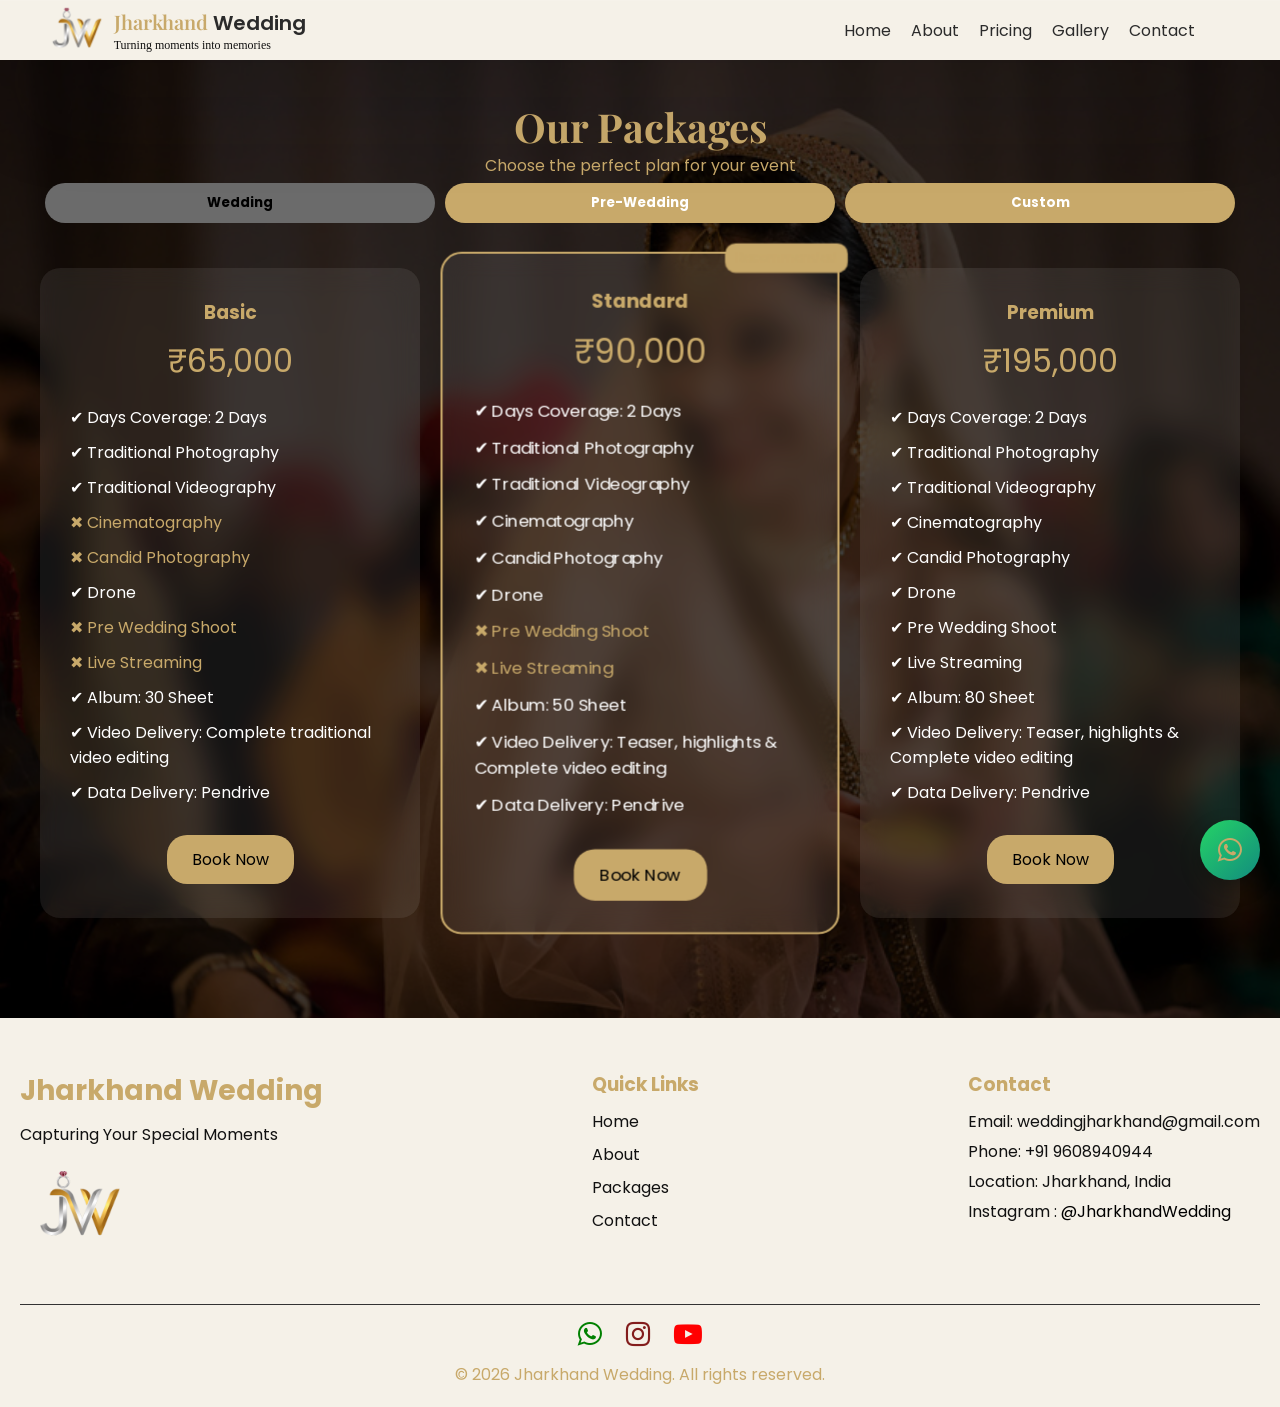
<file: pricing.html>
<!DOCTYPE html>
<html lang="en">


<head>
  <meta charset="UTF-8">
  <meta name="viewport" content="width=device-width, initial-scale=1.0">
  <title>Jharkhand Wedding - Cinematic Wedding Photography & Videography Across India</title>

  <meta property="og:title" content="Jharkhand Wedding - Best Wedding Photographer in Jharkhand">
  <meta property="og:description"
    content="Top wedding photography & videography in Jharkhand & across India. Book cinematic wedding films now!">
  <meta property="og:image" content="./img/cover.jpg">
  <meta property="og:type" content="website">

  <!-- Meta Description -->
  <!-- <meta name="description"
    content="Professional wedding photography & videography in Jharkhand & across India. Cinematic wedding films, pre-wedding shoots & event coverage. Book now!"> -->

  <!-- Keywords (Optional but still useful) -->
  <meta name="keywords"
    content="wedding photographer in Jharkhand, best wedding photographer Ranchi, cinematic wedding videography India, pre wedding shoot Jharkhand, candid photographer India, event photography Jharkhand, wedding videographer near me, professional photographer India">

  <!-- Author -->
  <meta name="author" content="Jharkhand Wedding">



  <!-- Schema Markup (Google Ranking Boost) -->
  <script type="application/ld+json">
{
  "@context": "https://schema.org",
  "@type": "PhotographyBusiness",
  "name": "Jharkhand Wedding",
  "image": "./img/cover.jpg",
  "address": {
    "@type": "PostalAddress",
    "addressRegion": "Jharkhand",
    "addressCountry": "India"
  },
  "telephone": "+919608940944",
  "priceRange": "₹ 65000"
}
</script>



  <link rel="icon" type="image/x-icon" href="./favicon.png">

  <link rel="stylesheet" href="./style.css">
  <link rel="stylesheet" href="./pricing.css">
  <link rel="stylesheet" href="./responsive.css">


  <!-- Font Awesome CDN -->



  <link rel="stylesheet" href="https://cdnjs.cloudflare.com/ajax/libs/font-awesome/6.5.0/css/all.min.css">
  <link rel="stylesheet" href="https://cdnjs.cloudflare.com/ajax/libs/font-awesome/4.7.0/css/font-awesome.min.css">
  <!-- <link rel="stylesheet" href="https://cdnjs.cloudflare.com/ajax/libs/font-awesome/6.5.0/css/all.min.css"> -->
</head>

<a href="https://wa.me/919608940944" class="whatsapp-float" target="_blank">
  <i class="fa fa-whatsapp"></i>
</a>

<!-- <body class="theme-gold">  -->

<body class="theme-dark">
  <!-- <body class="theme-blue"> -->

  <!-- Navbar -->
  <div class="div-nabar">
    <nav class="navbar">

      <div class="logo-div">
        <img src="./logo 0.png" alt="logo">
        <div class="nav-lo">
          <div class="logo">Jharkhand <span> Wedding</span></div>
          <div class="logo-sub">Turning moments into memories</div>
        </div>
      </div>

      <ul class="nav-links" id="navLinks">
        <li><a href="./index.html">Home</a></li>
        <li><a href="./About.html">About</a></li>
        <li><a href="./pricing.html">Pricing</a></li>
        <li><a href="./gallery.html">Gallery</a></li>
        <li><a href="./Contact.html">Contact</a></li>
      </ul>

      <div class="hamburger" id="hamburger">
        <div></div>
        <div></div>
        <div></div>
      </div>

    </nav>
  </div>




  <section class="jw-pricing-section">

    <div class="jw-pricing-container">

      <h2>Our Packages</h2>
      <p>Choose the perfect plan for your event</p>

      <!-- TOGGLE -->
      <div class="jw-toggle">
        <button class="active" data-type="wedding">Wedding</button>
        <button data-type="pre">Pre-Wedding</button>

        <button data-type="custom">Custom</button>
      </div>

      <!-- CARDS -->
      <div class="jw-pricing-grid" id="jwPricingGrid"></div>

    </div>

  </section>



  <!-- ___________________________________ -->





  <footer id="footer" class="footer">
    <div class="footer-container">

      <!-- Left: Brand -->
      <div class="footer-brand">
        <h2>Jharkhand Wedding</h2>
        <p>Capturing Your Special Moments</p>

        <div>
          <img style="width: 120px;" src="./logo 0.png" alt="logo">

        </div>
      </div>


      <div class="footer-links">
        <h3>Quick Links</h3>
        <ul>
          <li><a href="./index.html">Home</a></li>
          <li><a href="./About.html">About</a></li>
          <li><a href="./pricing.html">Packages</a></li>
          <li><a href="./Contact.html">Contact</a></li>
        </ul>
      </div>


      <div class="footer-contact">
        <h3>Contact</h3>
        <p>Email: weddingjharkhand@gmail.com</p>
        <p>Phone: +91 9608940944</p>
        <p>Location: Jharkhand, India</p>
        <p>Instagram : <a style="color: rgb(0, 0, 0);" href="https://www.instagram.com/jharkhandwedding/"">@JharkhandWedding</a></p>
      </div>

    </div>


    <div class=" footer-bottom">
            <div class="social-icons">
              <a href="https://wa.me/9608940944"><i style="color: green ; font-size: 28px;" class="fa fa-whatsapp"
                  aria-hidden="true"></i></a>
              <a href="https://www.instagram.com/jharkhandwedding/"><i class="fa fa-instagram"
                  style="font-size:28px;color:rgb(131, 29, 29)"></i></a>
              <a href="https://www.youtube.com/@Jharkhand_Wedding"><i class="fa fa-youtube-play"
                  style="font-size:28px;color:red"></i>
              </a>
            </div>
            <p>© 2026 Jharkhand Wedding. All rights reserved.</p>
      </div>
  </footer>



  <script src="./script.js"></script>
  <script>

    /* DATA WITH FLEXIBLE FEATURES */
    /* UPDATED FLEXIBLE DATA STRUCTURE */

    const packages = {
      wedding: {
        features: [
          "Days Coverage",
          "Traditional Photography",
          "Traditional Videography",
          "Cinematography",
          "Candid Photography",
          "Drone",
          "Pre Wedding Shoot",
          "Live Streaming",
          "Album",
          "Video Delivery",
          "Data Delivery"
        ],
        plans: [
          {
            name: "Basic",
            price: "₹65,000",
            includes: {
              "Days Coverage": "2 Days",
              "Traditional Photography": true,
              "Traditional Videography": true,
              "Drone": true,
              "Album": "30 Sheet",
              "Video Delivery": "Complete traditional video editing",
              "Data Delivery": "Pendrive"
            }
          },
          {
            name: "Standard",
            price: "₹90,000",
            recommended: true,
            includes: {
              "Days Coverage": "2 Days",
              "Traditional Photography": true,
              "Traditional Videography": true,
              "Cinematography": true,
              "Candid Photography": true,
              "Drone": true,
              "Album": "50 Sheet",
              "Video Delivery": "Teaser, highlights & Complete video editing",
              "Data Delivery": "Pendrive"
            }
          },
          {
            name: "Premium",
            price: "₹195,000",
            includes: {
              "Days Coverage": "2 Days",
              "Traditional Photography": true,
              "Traditional Videography": true,
              "Cinematography": true,
              "Candid Photography": true,
              "Drone": true,
              "Pre Wedding Shoot": true,
              "Live Streaming": true,
              "Album": "80 Sheet",
              "Video Delivery": "Teaser, highlights & Complete video editing",
              "Data Delivery": "Pendrive"
            }
          }
        ]
      },

      pre: {
        features: [
          "Days Coverage",
          "Locations",
          "Outfits",
          "Photography",
          "Cinematic Video",
          "Drone",
          "Album",
          "Video Delivery",
          "Data Delivery"
        ],
        plans: [
          {
            name: "Basic",
            price: "₹20,000",
            includes: {
              "Days Coverage": "1 Day",
              "Locations": "2 Location",
              "Outfits": "2 Outfit",
              "Photography": true,
              "Cinematic Video": true,
              // "Drone": true
              "Album": "20 Sheet",
              "Video Delivery": "2-3 min video",
              "Data Delivery": "Online"
            }
          },
          {
            name: "Standard",
            price: "₹35,000",
            recommended: true,
            includes: {
              "Days Coverage": "2 Days",
              "Locations": "3 Location",
              "Outfits": "3 Outfit",
              "Photography": true,
              "Cinematic Video": true,
              "Drone": true,
              "Video Delivery": "3-4 min video",
              "Album": "30 Sheet",
              "Data Delivery": "Pendrive"
            }
          },
          {
            name: "Premium",
            price: "₹55,000",
            includes: {
              "Days Coverage": "2-3 Days",
              "Locations": "5-7 Location",
              "Outfits": "5-6 Outfit",
              "Photography": true,
              "Cinematic Video": true,
              "Drone": true,
              "Album": "50 Sheet",
              "Video Delivery": "Teaser, 4-5 min Full video",
              "Data Delivery": "Pendrive"
            }
          }
        ]
      },

      custom: {
        features: [
          "Fully Customizable",
          "Pan India Travel",
          "Drone + Reel",
          "Premium Editing",
          "Fast Delivery"
        ],
        plans: [
          {
            name: "Custom Plan",
            price: "Contact Us",
            includes: {
              "Fully Customizable": true,
              "Pan India Travel": true,
              "Drone + Reel": true,
              "Premium Editing": true,
              "Fast Delivery": true
            }
          }
        ]
      }
    };

    const grid = document.getElementById("jwPricingGrid");

    function render(type) {
      grid.innerHTML = "";

      const category = packages[type];

      category.plans.forEach(p => {
        let card = document.createElement("div");
        card.className = "jw-card" + (p.recommended ? " recommended" : "");

        let featuresHTML = category.features.map(f => {

          let value = p.includes[f];

          if (value === true) {
            return `<li class="yes">✔ ${f}</li>`;
          }
          else if (value) {
            return `<li class="yes">✔ ${f}: ${value}</li>`;
          }
          else {
            return `<li class="no">✖ ${f}</li>`;
          }

        }).join("");

        card.innerHTML = `
      ${p.recommended ? '<div class="jw-badge">Recommended</div>' : ''}
      <h3>${p.name}</h3>
      <div class="jw-price">${p.price}</div>
      <ul class="jw-features">${featuresHTML}</ul>
      <a href="https://wa.me/919608940944" class="jw-btn">Book Now</a>
    `;

        grid.appendChild(card);
      });

      gsap.from(".jw-card", { opacity: 0, y: 50, stagger: 0.2 });
    }

    /* TOGGLE */
    document.querySelectorAll(".jw-toggle button").forEach(btn => {
      btn.onclick = () => {
        document.querySelectorAll(".jw-toggle button").forEach(b => b.classList.remove("active"));
        btn.classList.add("active");
        render(btn.dataset.type);
      }
    });

    /* INIT */
    render("wedding");
  </script>

  </script>
</body>

</html>
</file>
<file: style.css>
/* ================= ROOT VARIABLES (DEFAULT THEME) ================= */

@import url('https://fonts.googleapis.com/css2?family=Playfair+Display:ital,wght@0,400..900;1,400..900&family=Poppins:ital,wght@0,100;0,200;0,300;0,400;0,500;0,600;0,700;0,800;0,900;1,100;1,200;1,300;1,400;1,500;1,600;1,700;1,800;1,900&display=swap');


:root {


  /* __________________________ */
  /* 🌟 Brand Colors */
  --primary: #C8A96A;
  /* Gold */
  --primary-dark: #A8894F;
  /* Hover gold */
  --primary-light: #E6D3A3;
  /* Soft gold */

  /* 🖤 Neutrals */
  --secondary: #111111;
  /* Dark sections */
  --accent: #C8A96A;
  /* Accent same as gold */

  /* 🎨 Backgrounds */
  --bg-main: #F5F1E8;
  /* Main cream bg */
  --bg-light: #FFFFFF;
  /* Section bg */
  --bg-dark: #111111;
  /* Dark section */
  --bg-card: #1A1A1A;
  /* Dark cards */

  /* ✍️ Text */
  --text-main: #2B2B2B;
  /* Main text */
  --text-dark: #000000;
  --text-light: #FFFFFF;
  --text-muted: #6B6B6B;
  /* Secondary text */
  --text-fade: #A0A0A0;
  /* Light text */


  /* ______________________________ */



  /* GRADIENT */
  --gradient-main: linear-gradient(135deg, #C8A96A, #A8894F);

  /* FONTS */
  /* font-family: "Playfair Display", serif; */
  /* font-family: "Poppins", sans-serif; */

  /* --font-primary: "Lora", serif;
  --font-heading: "Great Vibes", cursive;
  --font-basic: sans-serif; */
  --font-primary: "Poppins", sans-serif;
  --font-heading: "Playfair Display", serif;
  --font-basic: sans-serif;

  /* SPACING */
  --padding: 10px;
  --radius: 20px;

  /* SHADOW */
  --shadow: 0 8px 20px rgba(0, 0, 0, 0.3);

  /* TRANSITION */
  --transition: 0.3s ease;
}

/* ================= THEME 1 (DARK GOLD - DEFAULT) ================= */
/* .theme-dark {
  --primary: #C8A96A; 
  --bg-main: #000;
  --text-main: #fff;
} */

/* ================= THEME 2 (ROYAL BLUE) ================= */
/* .theme-blue {
  --primary: #00c6ff;
  --accent: #0072ff;
  --bg-main: #0a0f1c;
  --text-main: #e6f0ff;
} */

/* ================= THEME 3 (WEDDING PINK) ================= */
/* .theme-pink {
  --primary: #ff4e8a;
  --accent: #ff9eb5;
  --bg-main: #1a0f14;
  --text-main: #ffe6ee;
} */

/* ================= THEME 4 (ELEGANT GREEN) ================= */
/* .theme-green {
  --primary: #00c896;
  --accent: #00a67d;
  --bg-main: #061a14;
  --text-main: #e6fff7;
} */









/* @import url('https://fonts.googleapis.com/css2?family=Great+Vibes&display=swap'); */

@import url('https://fonts.googleapis.com/css2?family=Lora:ital,wght@0,400..700;1,400..700&display=swap');


/* * {
  color: #FA8112;
  margin: 0;
  padding: 0;
  border: 0;
  outline: 0;
  text-decoration: none;
  list-style: none;
  /* overflow-y: hidden; */

/* } * */

* {
  margin: 0;
  padding: 0;
  box-sizing: border-box;
  color: var(--primary);
  font-family: var(--font-primary);
}

/* html,
body {
  height: 100%;
  width: 100%;
  /* overflow-x: hidden; */
/* -ms-overflow-style: none; */
/* IE and Edge */
/* scrollbar-width: none; */
/* Firefox */

/* background: #000; */
/* } */


body {
  background: var(--bg-main);
  overflow-x: hidden;
  color: var(--text-main);
}




/* a {
  color: rgb(0, 0, 0);
  } */

a {
  color: var(--text-dark);
  text-decoration: none;
}

/* BUTTON */



button {
  border: none;
  padding: 10px 20px;
  border-radius: 20px;
  cursor: pointer;
  font-weight: bold;
  width: 100%;


  background: var(--accent);
  color: var(--text-dark);
  border-radius: var(--radius);
  transition: var(--transition);
}

button:hover {
  background: var(--primary-light);
  color: var(--bg-light);
}


/* WhatsApp Floating Button */
.whatsapp-float {
  position: fixed;
  width: 60px;
  height: 60px;
  bottom: 20px;
  right: 20px;
  /* background: linear-gradient(135deg, #25D366, #128C7E); */
  color: #fff;
  border-radius: 50%;
  text-align: center;
  font-size: 28px;
  /* box-shadow: 0 8px 20px rgba(0, 0, 0, 0.3); */
  z-index: 1000;
  display: flex;
  align-items: center;
  justify-content: center;
  transition: all 0.3s ease;
  animation: floatPulse 2s infinite;

  background: linear-gradient(135deg, #25D366, #128C7E);
  box-shadow: var(--shadow);
}

/* Hover Effect */
.whatsapp-float:hover {
  transform: scale(1.1) rotate(5deg);
  box-shadow: 0 12px 30px rgba(0, 0, 0, 0.4);
}

/* Icon Styling */
.whatsapp-float i {
  margin: 0;
}


/* Pulse Animation */
@keyframes floatPulse {
  0% {
    box-shadow: 0 0 0 0 rgba(1, 1, 1, 0.6);
  }

  70% {
    box-shadow: 0 0 0 15px rgba(37, 211, 102, 0);
  }

  100% {
    box-shadow: 0 0 0 0 rgba(37, 211, 102, 0);
  }
}





/* ---------------------------------------------------------- */
.div-nabar {

  box-shadow: rgba(255, 255, 255, 0.1) 0px 1px 1px 0px inset, rgba(50, 50, 93, 0.25) 0px 50px 100px -20px, rgba(0, 0, 0, 0.3) 0px 30px 60px -30px;
  height: 60px;
  width: 100%;
  top: 0;
  left: 0px;
  display: flex;
  justify-content: center;
  align-items: center;
  z-index: 1000;
  /* margin-bottom: 60px; */

  position: fixed;
  background-color: var(--bg-main);

}




.navbar {
  /* border: 2px solid blue; */
  display: flex;
  flex-direction: row;
  justify-content: space-around;
  padding: 5px;
  padding-left: 40px;
  padding-right: 40px;
  align-items: center;
  /* background-color: rgb(168, 161, 161) !important; */
  /* height: 60px; */
  /* width: 100%; */
  /* gap: 20px; */




}

.logo-div {
  display: flex;
  justify-content: flex-start;
  align-items: center;
}

.navbar img {
  width: 10%;
  height: 10%;
}

.logo {
  width: 30%;
  font-size: 20px;
  font-style: normal;
  font-weight: 600;

  /* font-family: serif; */
  display: flex;
  flex-direction: row;
  justify-content: flex-start;

  /* font-weight: 300; */
  /* font-family: "Great Vibes", cursive; */

  font-family: var(--font-heading);

}

.navbar ul li {
  list-style: none;
  display: flex;


}

.nav-links {
  gap: 10px;
  display: flex;
  flex-direction: row;
  justify-content: flex-end;
  align-items: center;
  width: 70%;
  padding-right: 40px;
}

.nav-lo {
  display: flex;
  flex-direction: column;
  /* justify-content: flex-end; */
  /* align-items: center; */
}

.logo span {
  /* color: rgb(255, 255, 255); */
  padding-left: 5px;
  color: var(--text-main);


}

.logo-sub {
  font-size: 12px;
  color: var(--bg-dark);
  font-family: 'Times New Roman', Times, serif;
  font-weight: 400;
}

.nav-links li a {
  color: rgb(0, 0, 0);
  text-decoration: none;
  display: flex;
  flex-direction: row;
  justify-content: center;
  align-items: center;
  padding: 5px;
  /* color: white; */
  color: var(--text-main);


}

.nav-links a:hover::after {
  width: 100%;
}

.nav-links a:hover {

  /* border: 1px solid rgb(40, 40, 40);
  background-color: #333;
  color: #FA8112; */

  background-color: #333;
  color: var(--primary);
}

/* Hamburger */
.hamburger {
  display: none;
  flex-direction: column;
  cursor: pointer;
}

.hamburger div {
  width: 25px;
  height: 3px;
  background: #000000;
  margin: 4px;
  transition: 0.3s;

}

/* ____________________________________ */


.hero-video {
  position: relative;
  height: 100vh;
  left: 0;
  right: 0;
  overflow: hidden;
  /* opacity: 0.1; */
  top: 60px;
  border: 8px solid rgb(249, 64, 255);

}

.imag-hero-main {
  width: 100%;
  /* border: 2px solid green; */
}



.overlay {
  position: absolute;
  inset: 0;
  background: rgba(0, 0, 0, 0.5);
}

.hero-content {
  position: relative;
  z-index: 2;
  text-align: center;
  top: 40%;
}

.video-container {
  /* border: 2px solid red; */
  position: relative;
  height: 100vh;
  width: 100%;
  overflow: hidden;
}

.video-container iframe {
  /* border: 5px solid rgb(0, 251, 255); */

  position: absolute;
  top: 50%;
  left: 50%;
  width: 177.77vh;
  /* 16:9 ratio */
  height: 100vh;
  transform: translate(-50%, -50%);
  pointer-events: none;
  /* disables click */

  width: 100%;
  height: 100%;
  object-fit: cover;
}

/* ________________________________________ */
.particles {
  position: absolute;
  width: 100%;
  height: 100%;
  /* background: url('https://i.ibb.co/7QpKsCX/'); */
  animation: float 20s linear infinite;
  /* opacity: 0.8; */
}

/* @keyframes float {
  from {
    transform: translateX(0);
  }

  to {
    transform: translateX(-1000px);
  }
} */





/* _______________________________ */


.hero {
  /*
 
  padding: 10px;
  overflow: hidden;
  position: relative;
  z-index: 1; */

  /* position: relative;
  width: 300px;
  height: 400px;
  border-radius: 50%;
  overflow: hidden; */
  display: flex;
  justify-content: flex-start;
  align-items: center;
  width: 100%;
  height: 125vh;
  /* border: 2px solid red; */
  margin-top: 60px;


}


.hero::before {
  /* content: "";
  position: absolute;
  inset: 0;
  width: 60%;
  height: 100%;

    background: url("./IMAGE\ \ \(77\).jpg") center/cover no-repeat;

  
  opacity:  1;

  z-index: -1; */


  /* content: "";
  position: absolute;
  inset: 0;

  background: url("./IMAGE\ \ \(45\).jpg") center/cover no-repeat; */
}




.hero-div {
  width: 50%;

  display: flex;
  justify-content: center;
  align-items: center;
  flex-direction: column;
  padding: 60px;
  /* border: 6px solid rgb(1, 73, 255); */
  padding: 10px;
  margin: 40px;
  z-index: 10;
}


/* Title */
.text-5xl {
  /*
  font-weight: 600;
  font-family: sans-serif;
  display: flex;
  gap: 0px;
 
  font-style: normal;

  font-family: var(--font-heading);
  font-family: "Great Vibes", cursive !important;
  font-weight: 800;
  color: var(--primary); */
  color: black;
  font-size: 40px;
}

.hero-div-2 {
  display: flex;
  justify-content: center;
  align-items: center;
  width: 50%;
  /* border: 2px solid green; */
  padding: 20px;
  margin: 10px;

}

.image-box-hero1 {
  width: 250px;
  height: 330px;


  background: url("./JW_IMG_12.jpg") center/cover no-repeat;
  border-radius: 20px;
  /* rounded corners */
  overflow: hidden;
  box-shadow: rgba(0, 0, 0, 0.09) 0px 2px 1px, rgba(0, 0, 0, 0.09) 0px 4px 2px, rgba(0, 0, 0, 0.09) 0px 8px 4px, rgba(0, 0, 0, 0.09) 0px 16px 8px, rgba(0, 0, 0, 0.09) 0px 32px 16px;
}

.image-box-hero2 {

  width: 250px;
  height: 330px;

  background: url("./JW_IMG_13.png") center/cover no-repeat;

  border-radius: 20px;
  /* rounded corners */
  overflow: hidden;
  margin: 20px;
  box-shadow: rgba(0, 0, 0, 0.09) 0px 2px 1px, rgba(0, 0, 0, 0.09) 0px 4px 2px, rgba(0, 0, 0, 0.09) 0px 8px 4px, rgba(0, 0, 0, 0.09) 0px 16px 8px, rgba(0, 0, 0, 0.09) 0px 32px 16px;
}

.image-box-hero3 {
  width: 250px;
  height: 330px;

  background: url("./JW_IMG_7.jpg") center/cover no-repeat;

  border-radius: 20px;
  /* rounded corners */
  overflow: hidden;
  margin: 20px;
  box-shadow: rgba(0, 0, 0, 0.09) 0px 2px 1px, rgba(0, 0, 0, 0.09) 0px 4px 2px, rgba(0, 0, 0, 0.09) 0px 8px 4px, rgba(0, 0, 0, 0.09) 0px 16px 8px, rgba(0, 0, 0, 0.09) 0px 32px 16px;


}

/* Subtitle */
.mt-4-text-lg {
  font-size: 15px;
  font-weight: 600;
  font-family: sans-serif;
  /* border: 2px solid green; */
  display: flex;
  justify-content: center;
  align-items: center;
  width: 100%;

}


.hero-sec-btn {
  display: flex;
  justify-content: center;
  z-index: 9;
  width: 100%;
  margin: 20px;

}


.hero-sec-btn button {
  width: 35%;
}


/* LEFT TEXT */
.left-text {
  /* width: 50%;
  display: flex;
  align-items: center;
  justify-content: flex-end; */
  /* display: inline-block; */
  /* opacity: 0;
  padding-right: 10px; */
  /* transform: translateX(-200px); */
  /* animation: slideLeft 1.5s ease-out forwards; */
  /* border: 2px solid rgb(208, 171, 171); */
  font-family: var(--font-heading);
  font-size: 3.5rem;
  font-weight: 900;
  line-height: 1.1;
  margin-bottom: 1.5rem;
  color: var(--bg-dark);

}

.hero-text-s {
  font-size: 16px;
  font-weight: 200;
  line-height: 1;


}

/* RIGHT TEXT */
.right-text {
  width: 50%;
  /* border: 2px solid black; */
  display: inline-block;
  opacity: 0;
  color: white;
  transform: translateX(200px);
  animation: slideRight 1.5s ease-out forwards;
}

/* BOTTOM TEXT */
.bottom-text {
  margin-top: -25px;

  opacity: 0;
  transform: translateY(100px);
  animation: slideUp 1s ease-out forwards;
  animation-delay: 1.5s;
  /* appears after 3 seconds */
}

/* KEYFRAMES */
@keyframes slideLeft {
  to {
    opacity: 1;
    transform: translateX(0);
  }
}

@keyframes slideRight {
  to {
    opacity: 1;
    transform: translateX(0);
  }
}

@keyframes slideUp {
  to {
    opacity: 1;
    transform: translateY(0);
  }
}


/* ______________________________________ */
.about-section {
  /* margin-top: 17px; */
  padding: 80px 20px;
  color: #fff;
  display: flex;
  justify-content: center;
  align-items: center;
  flex-direction: column;
  /* border: 4px solid rgba(3, 97, 249, 0.555); */
  background-color: #ccc;
  background-color: var(--bg-light);

}

/* CONTAINER */
.about-container {
  /* border: 2px solid blue; */
  display: flex;
  align-items: center;
  flex-direction: row;
  justify-content: space-between;
  gap: 50px;
  max-width: 1200px;
  width: 100%;
  margin: auto;
  /* flex-wrap: wrap; */
}

/* IMAGE */

.about-image {
  /* border: 5px solid red; */
  width: 30%;
}

.about-image img {
  /* width: 00px; */
  width: 100%;
  border-radius: 20px;
  transition: 0.5s;
  transform: scale(0.9);
  /* border: 2px solid rgb(7, 173, 120); */
  opacity: 0;
}

/* CONTENT */
.about-content {
  max-width: 600px;
  /* border: 2px solid burlywood; */
  width: 90%;
}

.about-sec-h2 {
  /* display: flex;
  align-items: center;
  justify-content: center; */
  font-size: 26px;
  margin-bottom: 20px;
  text-align: center;
  z-index: 9;

}

.about-content p {
  margin-bottom: 10px;
  color: #ccc;
  color: black;
  line-height: 1.6;
  color: var(--text-dark);

}

/* HIGHLIGHT */
.highlight {
  margin-top: 20px;
  font-style: italic;
  color: gold;
  color: var(--accent);

}

/* BUTTON */
.about-btn {
  margin-top: 20px;
  padding: 10px 25px;
  border: none;
  background: var(--primary-light);
  color: var(--bg-light);
  border-radius: 20px;
  cursor: pointer;
  font-weight: bold;

  transition: 0.3s;
}

.about-btn:hover {
  background: var(--accent);
  color: var(--bg-light);
}

/* ANIMATION ACTIVE */
.show .about-image img {
  transform: scale(1);
  opacity: 1;
}

.show .about-content {
  transform: translateX(0);
  opacity: 1;
}

.about-content {
  transform: translateX(50px);
  opacity: 0;
  transition: 0.8s ease;
}



/* ___________________________________________ */

.services {
  padding: 80px 20px;
  background: var(--bg-light);
  color: var(--text);
  text-align: center;

  /* border: 5px solid red; */
}


.jw-section-bg-servc {
  position: relative;
  background-size: cover;
  background-position: center;
  background-attachment: fixed;
  /* backop */
  /* opacity: .8; */

}

.jw-section-bg-servc::before {
  content: "";
  position: absolute;
  inset: 0;
  /* background: rgba(0, 0, 0, 0.7); */
}

.container-why-us {
  /* opacity: 1; */
}

.section-title {
  font-size: 2.5rem;
  margin-bottom: 10px;
}

.section-subtitle {
  color: #aaa;
  margin-bottom: 50px;
}

.services-grid {
  display: grid;
  grid-template-columns: repeat(auto-fit, minmax(250px, 1fr));
  gap: 25px;
}

.service-card {
  background: var(--card-bg);
  padding: 30px 20px;
  border-radius: 15px;
  transition: 0.4s ease;
  cursor: pointer;
  opacity: 0;
  transform: translateY(40px);
}

.service-card i {
  font-size: 40px;
  margin-bottom: 15px;
  color: var(--primary);
}

.service-card h3 {
  margin-bottom: 10px;
}

.service-card p {
  font-size: 14px;
  color: #bbb;
}

/* Hover Effect */
.service-card:hover {
  transform: translateY(-10px) scale(1.03);
  /* color: var(--bg-light);
  color: #fff; */
  background: linear-gradient(135deg, var(--primary), var(--primary-light));
}

/* Animation Active */
.service-card.show {
  opacity: 1;
  transform: translateY(0);
}


/* ____________________________________________________________------- */

.gallerysec {
  padding: 80px 20px;
  background: var(--bg-main);
  color: var(--text-main);
  text-align: center;
  overflow: hidden;
}

.gallery-slidersec {
  overflow: hidden;
  position: relative;
}

.gallery-tracksec {
  display: flex;
  width: max-content;
  animation: scrollGallery 25s linear infinite;
}

/* Image Style */
.gallery-tracksec img {
  width: 400px;
  /* height: 300px; */
  object-fit: cover;
  margin: 10px;
  border-radius: var(--radius);
  transition: var(--transition);
  /* box-shadow: var(--shadow); */
}

/* Hover Effect */
.gallery-tracksec img:hover {
  transform: scale(1.1);
}

/* Pause on Hover */
.gallery-slidersec:hover .gallery-tracksec {
  animation-play-state: paused;
}

/* Animation */
@keyframes scrollGallery {
  0% {
    transform: translateX(0);
  }

  100% {
    transform: translateX(-50%);
  }
}

/* Responsive */
@media (max-width: 768px) {
  .gallery-tracksec img {
    width: 220px;
    height: 150px;
  }
}



/* _______________________________ */

/* viddeo show case  */

.video-showcase {
  padding: 80px 20px;
  background: var(--bg-light);
  color: var(--text-main);
  text-align: center;
}

.section-title {
  font-family: var(--font-heading);
  font-size: 2.8rem;
  color: var(--primary);
}

.section-subtitle {
  color: var(--text-muted);
  margin-bottom: 50px;
}

/* Grid */
.video-grid {
  display: grid;
  grid-template-columns: repeat(auto-fit, minmax(280px, 1fr));
  gap: 25px;
}

/* Card */
.video-card {
  cursor: pointer;
  border-radius: var(--radius);
  overflow: hidden;
  position: relative;
  box-shadow: var(--shadow);
  transform: translateY(40px);

  /* opacity: 0; */
  transition: var(--transition);
}

/* Thumbnail */
.video-thumb {
  position: relative;
}

.video-thumb img {
  width: 100%;
  display: block;
  transition: var(--transition);
}

/* Play Button */
.play-btn {
  position: absolute;
  top: 50%;
  left: 50%;
  transform: translate(-50%, -50%);
  background: var(--gradient-main);
  width: 60px;
  height: 60px;
  border-radius: 50%;
  display: flex;
  align-items: center;
  justify-content: center;
  color: var(--text-dark);
  font-size: 20px;

}

/* Hover Preview */
.video-card:hover img {
  transform: scale(1.1);
  filter: brightness(0.6);
}

/* Animation */
.video-card.show {
  opacity: 1;
  transform: translateY(0);
}

/* Modal */
.video-modal {
  position: fixed;
  bottom: 0;
  left: 0;
  width: 100%;
  height: 100%;
  background: rgba(0, 0, 0, 0.9);
  display: none;
  align-items: center;
  justify-content: center;
  z-index: 1999;
  /* border: 5px solid red; */
  background: url("./IMAGE\ \ \(30\).jpg") center/cover no-repeat;

  opacity: 1;

}

.video-modal.active {
  display: flex;
}

/* Video Container */
.video-container {
  height: 100%;
  width: 100%;
  max-width: 900px;
  /* border: 5px solid rgb(67, 255, 4); */

}

.video-container iframe {
  width: 100%;
  height: 500px;
  border-radius: var(--radius);
}

/* Close */
.close-btn {
  position: absolute;
  top: 20px;
  right: 30px;
  font-size: 30px;
  color: var(--text-main);
  cursor: pointer;
}

/* Responsive */
@media (max-width: 768px) {
  .video-container iframe {
    height: 250px;
  }

  .section-title {
    font-size: 2.2rem;
  }
}

/* _____________________________________________ */
/* why us  */




.why-us {
  padding: 80px 20px;
  /* background: var(--bg-main); */
  color: var(--text-main);
  text-align: center;
  /* border: 3px solid green; */

}

.section-title-choose {
  font-family: var(--font-heading);
  font-size: 2.8rem;
  margin-bottom: 10px;
  color: var(--primary);
  color: #fff;
  z-index: 100;
}

.section-subtitle-why {
  font-family: var(--font-primary);
  color: var(--text-muted);
  margin-bottom: 50px;
  color: #fff;

}

.why-grid {
  display: grid;
  grid-template-columns: repeat(auto-fit, minmax(220px, 1fr));
  gap: 25px;
}

.why-card {
  background: var(--secondary);
  padding: 30px 20px;
  border-radius: var(--radius);
  box-shadow: var(--shadow);
  transition: var(--transition);
  opacity: 0;
  transform: translateY(40px);
  cursor: pointer;
  position: relative;
  overflow: hidden;
}

/* Icon */
.why-card i {
  font-size: 40px;
  margin-bottom: 15px;
  color: var(--primary);
  transition: var(--transition);
}

.why-card h3 {
  margin-bottom: 10px;
  font-family: var(--font-primary);
}

.why-card p {
  font-size: 14px;
  color: var(--text-muted);
}

/* Hover Effect */
.why-card::before {
  content: "";
  position: absolute;
  width: 100%;
  height: 100%;
  background: var(--gradient-main);
  top: 100%;
  left: 0;
  z-index: 0;
  transition: var(--transition);
}

.why-card:hover::before {
  top: 0;
}

.why-card:hover {
  transform: translateY(-10px) scale(1.03);
}

.why-card:hover i,
.why-card:hover h3,
.why-card:hover p {
  color: var(--text-dark);
  position: relative;
  z-index: 1;
}

/* Scroll Animation */
.why-card.show {
  opacity: 1;
  transform: translateY(0);
}



/*  ________________________ proces s  */

.process {
  padding: 100px 20px;
  background: var(--bg-light);
  color: var(--text-main);
  text-align: center;
}

.section-title {
  font-family: var(--font-heading);
  font-size: 2.8rem;
  color: var(--primary);
}

.section-subtitle {
  color: var(--text-muted);
  margin-bottom: 60px;
}

/* Timeline Layout */
.process-timeline {
  display: flex;
  justify-content: space-between;
  align-items: center;
  position: relative;
  gap: 20px;
}

/* Connecting Line */
.process-timeline::before {
  content: "";
  position: absolute;
  top: 50%;
  left: 5%;
  width: 90%;
  height: 4px;
  background: #333;
  transform: translateY(-50%);
  z-index: 0;
}

/* Glow Animation Line */
.process-timeline::after {
  content: "";
  position: absolute;
  top: 50%;
  left: 5%;
  width: 0%;
  height: 4px;
  background: var(--gradient-main);
  transform: translateY(-50%);
  animation: glowLine 4s infinite linear;
  z-index: 1;
}

@keyframes glowLine {
  0% {
    width: 0%;
  }

  100% {
    width: 90%;
  }
}

/* Step */
.process-step {
  position: relative;
  z-index: 2;
  width: 100%;
  max-width: 200px;
  padding: 20px;
  background: var(--secondary);
  border-radius: var(--radius);
  box-shadow: var(--shadow);
  transition: var(--transition);
  /* opacity: 0; */
  transform: translateY(40px);
}

/* Icon Circle */
.process-step .icon {
  width: 60px;
  height: 60px;
  margin: 0 auto 15px;
  background: var(--gradient-main);
  border-radius: 50%;
  display: flex;
  align-items: center;
  justify-content: center;
  color: var(--text-dark);
  font-size: 20px;
}

.process-step .icon i {
  color: #Fff;
}

/* Text */
.process-step h3 {
  margin-bottom: 10px;
}

.process-step p {
  font-size: 14px;
  color: var(--text-muted);
}

/* Hover */
.process-step:hover {
  transform: translateY(-10px) scale(1.05);
}

/* Animation */
.process-step.show {
  opacity: 1;
  transform: translateY(0);
}


/* ---------------------------- */
.testimonials {
  padding: 80px 20px;
  background: var(--bg-main);
  color: var(--text-main);
  text-align: center;
  overflow: hidden;
}

.section-title {
  font-family: var(--font-heading);
  font-size: 2.8rem;
  color: var(--primary);
}

.section-subtitle {
  color: var(--text-muted);
  margin-bottom: 50px;
  font-family: var(--font-primary);
}

/* Slider Wrapper */
.testimonial-wrapper {
  overflow: hidden;
  position: relative;
}

/* Track */
.testimonial-track {
  display: flex;
  gap: 20px;
  transition: transform 0.6s ease;
}

.stars {
  margin: 10px 0;
}

.stars i {
  color: var(--accent);
  /* gold color */
  font-size: 16px;
  margin: 0 2px;
  transition: var(--transition);
}


/* Optional Hover Effect */
.testimonial-card:hover .stars i {
  color: var(--text-dark);
}

/* Card */
.testimonial-card {
  min-width: 300px;
  max-width: 350px;
  background: var(--secondary);
  padding: 30px 20px;
  border-radius: var(--radius);
  box-shadow: var(--shadow);
  transition: var(--transition);
  /* opacity: 0; */
  transform: translateY(40px);
}

/* Image */
.testimonial-card img {
  width: 70px;
  height: 70px;
  border-radius: 50%;
  margin-bottom: 15px;
  border: 3px solid var(--primary);
}

.testimonial-card p {
  font-size: 15px;
  color: var(--text-muted);
  margin-bottom: 15px;
}

.testimonial-card h3 {
  font-family: var(--font-primary);
  color: var(--primary);
}

/* Hover */
.testimonial-card:hover {
  transform: translateY(-10px) scale(1.03);
  background: var(--gradient-main);
  color: var(--text-dark);
}

.testimonial-card:hover p,
.testimonial-card:hover h3 {
  color: var(--text-dark);
}

/* Scroll Animation */
.testimonial-card.show {
  opacity: 1;
  transform: translateY(0);
}

/* Responsive */
@media (max-width: 768px) {
  .testimonial-card {
    min-width: 250px;
  }

  .section-title {
    font-size: 2.2rem;
  }
}

/* ______________________________________________ */

/* SECTION */
.package-section {
  padding: 60px 20px;
  text-align: center;
  background-color: #ccc;
}

.package-title {
  font-size: 40px;
  margin-bottom: 40px;
}

/* FLEXBOX */
.package-container {
  display: flex;
  gap: 30px;
  justify-content: center;
  flex-wrap: wrap;
}

/* BOX */
.package-box {
  /* background: #111; */
  padding: 25px;
  width: 330px;
  border-radius: 15px;
  transition: 0.4s ease;
  cursor: pointer;
  /* border: 1px solid #222; */
  padding-top: 40px;
  padding-bottom: 40px;
  /* box-shadow: rgba(0, 0, 0, 0.25) 0px 54px 55px, rgba(0, 0, 0, 0.12) 0px -12px 30px, rgba(0, 0, 0, 0.12) 0px 4px 6px, rgba(0, 0, 0, 0.17) 0px 12px 13px, rgba(0, 0, 0, 0.09) 0px -3px 5px; */
  background: var(--secondary);
  box-shadow: var(--shadow);
}

/* TITLE */
.package-box h3 {
  font-size: 22px;
}

.package-box h1 {
  font-size: 32px;
  margin: 10px 0;
  /* color: gold; */
  color: var(--accent);

}

.sub {
  font-size: 14px;
  color: #aaa;
  margin-bottom: 15px;
}

/* LIST */
.package-box ul {
  text-align: left;
  padding: 0;
  list-style: none;
  margin-bottom: 20px;
}

.package-box ul li {
  margin: 8px 0;
  font-size: 14px;
  color: #ccc;
}



.package-box button {
  background: gold;
  color: #000;
  border: none;
  padding: 10px 20px;
  border-radius: 20px;
  cursor: pointer;
  font-weight: bold;
  transition: 0.3s;
}

.package-box button:hover {
  background: #fff;
}

/* HOVER EFFECT */
.package-box:hover {
  transform: translateY(-10px);
}

/* ACTIVE CLICK EFFECT */
.package-box.active {
  box-shadow: 0 0 30px rgba(255, 215, 0, 0.6);
  transform: scale(1.05);
  /* border: 1px solid gold; */
}

/* ----------------------------------------------- */
/* call to aciton  */
.cta {
  padding: 100px 20px;
  background: url('./IMAGE\ \ \(26\).jpg') center/cover no-repeat;
  position: relative;
  text-align: center;
}

/* Overlay */
.cta::before {
  content: "";
  position: absolute;
  inset: 0;
  background: rgba(0, 0, 0, 0.6);


}


/* Glass Container */
.cta-container {
  position: relative;
  max-width: 800px;
  margin: auto;
  padding: 40px;
  border-radius: var(--radius);
  background: rgba(255, 255, 255, 0.08);
  backdrop-filter: blur(10px);
  box-shadow: var(--shadow);
  color: var(--text-main);
  animation: fadeUp 1s ease forwards;
}

/* Heading */
.cta h2 {
  font-family: var(--font-heading);
  font-size: 2.5rem;
  color: var(--primary);
}

.cta p {
  margin: 15px 0 30px;
  color: var(--text-muted);
}

/* Countdown */
.countdowncta {
  display: flex;
  justify-content: center;
  gap: 20px;
  margin-bottom: 30px;
}

.countdowncta div {
  background: var(--secondary);
  padding: 15px;
  border-radius: var(--radius);
  min-width: 70px;
}

.countdowncta span {
  font-size: 22px;
  font-weight: bold;
  color: var(--primary);
}

.countdowncta p {
  font-size: 12px;
  color: var(--text-muted);
}

/* Buttons */
.cta-buttons {
  display: flex;
  justify-content: center;
  gap: 15px;
}

.btn-primary {
  background: var(--gradient-main);
  color: var(--text-dark);
  padding: 12px 25px;
  border-radius: var(--radius);
  text-decoration: none;
  font-weight: bold;
  transition: var(--transition);
}

.btn-secondary {
  background: transparent;
  border: 2px solid var(--primary);
  color: var(--text-dark);
  padding: 12px 25px;
  border-radius: var(--radius);
  text-decoration: none;
  transition: var(--transition);
}

.btn-primary:hover {
  transform: scale(1.05);
}

.btn-secondary:hover {
  background: var(--primary);
  color: var(--text-dark);
}

/* Animation */
@keyframes fadeUp {
  from {
    opacity: 0;
    transform: translateY(40px);
  }

  to {
    opacity: 1;
    transform: translateY(0);
  }
}

/* Responsive */
@media (max-width: 768px) {
  .countdown {
    flex-wrap: wrap;
  }

  .cta h2 {
    font-size: 2rem;
  }
}





/* __________________________________________________________________ */
.footer {
  /* background: #111; */
  /* color: #fff; */
  padding: 40px 20px 20px;
  font-family: sans-serif;
  color: var(--text-main);
  margin-top: 12px;

}

.footer-container {
  display: flex;
  /* border: 2px solid green; */
  justify-content: space-between;
  flex-direction: row;
  /* padding: 20px; */
  /* flex-wrap: wrap; */
  gap: 30px;
}

/* Brand */
.footer-brand h2 {
  font-size: 28px;
  margin-bottom: 10px;
}

.footer-brand p {
  color: var(--bg-dark);
}

/* Links */
.footer-links h3,
.footer-contact h3 {
  margin-bottom: 10px;
}

.footer-links ul {
  list-style: none;
  padding: 0;
}

.footer-links ul li {
  margin-bottom: 8px;
}

.footer-links a {
  /* color: #ccc; */
  text-decoration: none;
  transition: 0.3s;
  color: var(--bg-dark);

}

.footer-links a:hover {
  /* color: #fff; */
  padding-left: 5px;
  color: var(--text-main);

}

/* Contact */
.footer-contact p {
  margin: 5px 0;
  color: var(--bg-dark);


}

/* Bottom */
.footer-bottom {
  margin-top: 30px;
  border-top: 1px solid #333;
  padding-top: 15px;
  text-align: center;

}

/* Social Icons */
.social-icons {
  margin-bottom: 10px;
}


.social-icons a {
  margin: 0 10px;
  font-size: 20px;
  text-decoration: none;
  color: var(--bg-dark);



  transition: 0.3s;
}

.social-icons a:hover {
  color: #fff;
  transform: scale(1.2);
}
</file>
<file: responsive.css>
/* RESPONSIVE */

@media(max-width: 768px) {

    /* ================= RESET & BASE ================= */
    *,
    *::before,
    *::after {
        margin: 0;
        padding: 0;
        box-sizing: border-box;
    }

    /* Prevent horizontal scroll */
    html,
    body {
        width: 100%;
        max-width: 100%;
        overflow-x: hidden;
        scroll-behavior: smooth;
    }

    /* Better font rendering */
    body {
        line-height: 1.5;
        -webkit-font-smoothing: antialiased;
    }

    /* Images & media responsive */
    img,
    video,
    iframe {
        max-width: 100%;
        height: auto;
        /* display: block; */
    }

    /* Remove default styles */
    ul,
    ol {
        list-style: none;
    }

    a {
        text-decoration: none;
    }

    /* Buttons fix */
    button {
        cursor: pointer;
        border: none;
    }

    /* ______________________________ */



    .div-nabar {
        /* background-color: white; */
        /* border: 3px solid rgb(207, 230, 8); */
        color: black;
        width: 100%;
    }

    .navbar {
        /* border: 2px solid blue; */
        display: flex;
        flex-direction: row;
        justify-content: space-between;
        padding: 5px;
        padding-left: 20px;
        /* padding-right: 1px; */
        align-items: center;
        /* background-color: rgb(168, 161, 161) !important; */
        /* height: 60px; */
        /* width: 100%; */
        /* gap: 100px; */

        z-index: 20;

    }

    .logo-div {
        display: flex;
        justify-content: flex-start;
        align-items: center;
    }



    .nav-links {
        display: none;
        position: absolute;
        right: 0;
        top: 100%;
        /* border: 3px solid red; */
        gap: 3px;
        /* background: linear-gradient(135deg, #8E2DE2, #FF6A88); */
        background: #333;

        flex-direction: row;
        justify-content: center;
        width: 100%;
        text-align: center;
        transform: translateY(-200%);
        transition: 0.5s;
        z-index: 11;
        /* border: 5px solid rgb(255, 9, 173); */

    }

    .nav-links li {
        margin: 20px 0;
        /* border: 1px solid yellowgreen; */
    }

    .nav-active {
        /* border: 3px solid rgb(3, 58, 117); */
        display: flex;
        width: 37%;
        height: 70vh;
        top: 60px;
        right: 0px;
        transform: translateY(0);
        background: linear-gradient(135deg, #C8A96A, #A8894F);
        flex-direction: column;
        z-index: 15;
        /* position: relative; */

    }

    .hamburger {
        display: flex;
        color: black;
        justify-content: flex-end;
        z-index: 11;
        justify-content: center;

    }







    .navbar img {
        width: 18%;
        height: 10%;
    }

    .logo {
        width: 30%;
        font-size: 18px;
        font-style: normal;
        /* font-family: serif; */
        display: flex;
        flex-direction: row;
        justify-content: flex-start;

        font-weight: 300;
    }

    .navbar ul li {
        list-style: none;
        display: flex;


    }



    .nav-lo {
        display: flex;
        flex-direction: column;
        /* justify-content: flex-end; */
        /* align-items: center; */
    }

    .logo span {
        /* color: rgb(0, 0, 0); */
        padding-left: 5px;

    }

    .logo-sub {
        font-size: 10px;
        /* color: black; */
        /* font-family: 'Times New Roman', Times, serif; */
        font-weight: 400;
    }

    .nav-links li a {
        color: rgb(255, 255, 255);
        text-decoration: none;
        display: flex;
        flex-direction: row;
        justify-content: center;
        align-items: center;
        padding: 5px;

    }





    /* _________________________________ */

    .particles {
        top: 60px;
        display: block;
        height: 100vh;
        width: 100%;
    }


    /* --------------------------------------- */

    .hero-video {
        /* border: 5px solid rgb(0, 13, 255); */
        width: 100%;
        height: 62vh;
        /* background-color: beige; */
    }

    .imag-hero-main {
        height: 35vh;
        /* width: 120%; */

        border: 2px solid green;
    }

    .video-container {
        /* border: 2px solid rgb(166, 67, 67); */
        position: relative;
        height: 100vh;
        width: 100%;
        overflow: hidden;
    }

    .video-container iframe {
        /* border: 5px solid rgb(0, 251, 255); */

        position: absolute;
        top: 10%;
        left: 50%;
        width: 177.77vh;
        /* 16:9 ratio */
        height: 100vh;
        transform: translate(-50%, -50%);
        pointer-events: none;


        width: 100%;
        height: 100%;
        object-fit: cover;
    }




    /* ------------------------------- */

    .hero {
        width: 100%;
        height: auto;
        /* justify-content: space-between; */
        /* margin-top: 30px; */
        /* border: 12px solid red; */
        flex-direction: column;
        justify-content: flex-end;
        align-items: center;
        /* position: relative; */
        /* opacity: .1; */


    }

    .hero::before {
        /* opacity: .8; */
    }

    .image-box-div-her {
        /* width: 100%; */
        width: 300px;
        height: 400px;

    }


    .hero-div {
        /* padding: 0px 18px;
        margin: 18px 12px;
        position: absolute;
        top: 65%;
        left: 0px; */


        width: 80%;

    }

    .hero-div-2 {
        flex-direction: column;
        width: 80%;
    }

    .text-5xl {
        font-size: 32px;
        /* border: 2px solid rgb(255, 108, 4); */
    }

    .mt-4-text-lg {
        font-size: 10px;
        margin-top: 0px;
        /* margin-bottom: 12px; */

    }

    button {
        padding: 6px 6px;
        width: 100%;
        display: flex;
        justify-content: center;
        align-items: center;
        width: 100%;
        font-size: 10px;
    }

    .hero-sec-btn button {

        width: 100%;
    }


    .left-text {
        font-size: 3rem;
    }

    /*  ---------------------------*/

    .services {
        padding: 27px 20px;

    }

    /* ________________________________ */

    .about-section {
        margin-top: -8vh;
        padding: 16px 0px;
        /* border: 2px solid red; */
    }

    .about-container {
        flex-direction: column;
        text-align: center;
    }

    .about-image img {
        width: 100%;
    }

    .about-sec-h2 {
        font-size: 16px;

    }

    .about-image {
        margin-top: 30px;
        width: 80%;
    }


    /* .hero-div {} */

    /*  vidoe show case  */
    .video-container iframe {
        height: 250px;
    }

    .section-title {
        font-size: 2.2rem;
    }

    /* ___________________ service se c */



    .section-title {
        font-size: 2rem;
    }

    /* _____________________________ */
    .gallery-title {

        font-size: 34px;
    }

    /* -__________________________________ */
    .footer-container {
        flex-direction: column;
        text-align: center;

    }

    /*  */
    .vssection-title {
        font-size: 2.2rem;
    }

    .video-wrapper iframe {
        height: 180px;
    }

    /* ___________________ */
    .section-title-choose {
        font-size: 2.2rem;
    }

    /* _______________________ */
    .package-section {
        /* border: 2px solid red; */
    }

    .package-title {
        font-size: 34px;
    }

    .package-box {

        padding: 0px;
        width: 90%;
        border-radius: 15px;
        transition: 0.4s ease;
        cursor: pointer;
        /* border: 1px solid #222; */
        padding-top: 40px;
        padding-bottom: 40px;
    }

    .package-container {
        flex-direction: column;
        align-items: center;
    }

    .package-box ul {
        padding: 30px;
    }

    .pack-view {
        width: 80%;
    }


    /* __________________ */

    .whatsapp-float {
        width: 50px;
        height: 50px;
        font-size: 24px;
        bottom: 15px;
        right: 15px;
    }



    /* process sec */

    .process-timeline {
        flex-direction: column;
    }

    .process-timeline::before {
        width: 4px;
        height: 100%;
        left: 50%;
        top: 0;
        transform: translateX(-50%);
    }

    .process-timeline::after {
        width: 4px;
        height: 0%;
        left: 50%;
        top: 0;
        transform: translateX(-50%);
        animation: glowLineVertical 4s infinite linear;
    }

    @keyframes glowLineVertical {
        0% {
            height: 0%;
        }

        100% {
            height: 100%;
        }
    }

    .process-step {
        max-width: 100%;
    }
}



@media (max-width: 480px) {
    .whatsapp-float {
        width: 45px;
        height: 45px;
        font-size: 22px;
        bottom: 12px;
        right: 12px;
    }
}
</file>
<file: gallery.css>
@import url('https://fonts.googleapis.com/css2?family=Playfair+Display:ital,wght@0,400..900;1,400..900&family=Poppins:ital,wght@0,100;0,200;0,300;0,400;0,500;0,600;0,700;0,800;0,900;1,100;1,200;1,300;1,400;1,500;1,600;1,700;1,800;1,900&display=swap');


:root {


    /* __________________________ */
    /* 🌟 Brand Colors */
    --primary: #C8A96A;
    /* Gold */
    --primary-dark: #A8894F;
    /* Hover gold */
    --primary-light: #E6D3A3;
    /* Soft gold */

    /* 🖤 Neutrals */
    --secondary: #111111;
    /* Dark sections */
    --accent: #C8A96A;
    /* Accent same as gold */

    /* 🎨 Backgrounds */
    --bg-main: #F5F1E8;
    /* Main cream bg */
    --bg-light: #FFFFFF;
    /* Section bg */
    --bg-dark: #111111;
    /* Dark section */
    --bg-card: #1A1A1A;
    /* Dark cards */

    /* ✍️ Text */
    --text-main: #2B2B2B;
    /* Main text */
    --text-dark: #000000;
    --text-light: #FFFFFF;
    --text-muted: #6B6B6B;
    /* Secondary text */
    --text-fade: #A0A0A0;
    /* Light text */


    /* ______________________________ */



    /* GRADIENT */
    --gradient-main: linear-gradient(135deg, #C8A96A, #A8894F);
    --gradient-seco: linear-gradient(135deg, #1A1A1A, #2B2B2B;);

    /* DARK GRADIENTS */
  --gradient-dark-main: linear-gradient(135deg, #111111, #1A1A1A);
  --gradient-dark-gold: linear-gradient(135deg, #111111, #C8A96A);
  --gradient-soft-dark: linear-gradient(135deg, #1A1A1A, #2B2B2B);
  --gradient-gold: linear-gradient(135deg, #C8A96A, #E6D3A3);
  --gradient-overlay: linear-gradient(
    to bottom,
    rgba(17,17,17,0.7),
    rgba(17,17,17,0.9)
  );

    /* FONTS */
    /* font-family: "Playfair Display", serif; */
    /* font-family: "Poppins", sans-serif; */

    /* --font-primary: "Lora", serif;
  --font-heading: "Great Vibes", cursive;
  --font-basic: sans-serif; */
    --font-primary: "Poppins", sans-serif;
    --font-heading: "Playfair Display", serif;
    --font-basic: sans-serif;

    /* SPACING */
    --padding: 10px;
    --radius: 20px;

    /* SHADOW */
    --shadow: 0 8px 20px rgba(0, 0, 0, 0.3);

    /* TRANSITION */
    --transition: 0.3s ease;
}


.gallery-sect-page {
    /* border: 5px solid red; */
    background-color: var(--gradient-seco);
    /* background-color:var(--gradient); */
    background: var(--gradient-soft-dark);
    position: relative;
  z-index: 1;
}

.gallery-sect-page::before {
  content: "";
  position: absolute;
  inset: 0;

  background: url("./IMAGE\ \ \(44\).jpg") center/cover no-repeat;
  opacity: 0.1;

  z-index: -1;
}


.jw-gallery-page {
    padding: 80px 20px;
    background: var(--bg-main);
    /* border: 2px solid rgba(68, 0, 255, 0.986); */

}


/* FILTER */
.jw-filter-buttons {
    text-align: center;
    margin-bottom: 30px;
    /* border: 2px solid red; */
    display: flex;
}

.jw-filter-buttons button {
    margin: 5px;
    padding: 10px 20px;
    border-radius: var(--radius);
    border: none;
    background: var(--secondary);
    color: var(--bg-light);
    cursor: pointer;
    transition: var(--transition);
    /* border: 2px solid red; */
}

.jw-filter-buttons button:hover {
    background: var(--primary);
}

/* MASONRY */
.jw-gallery-grid {
    column-count: 3;
    column-gap: 15px;
}

.jw-gallery-item {
    margin-bottom: 15px;
    position: relative;
    overflow: hidden;
    border-radius: var(--radius);
}

.jw-gallery-item img {
    width: 100%;
    display: block;
    transition: var(--transition);
}

/* HOVER GLASS */
.jw-gallery-item::after {
    content: "View";
    position: absolute;
    inset: 0;
    display: flex;
    align-items: center;
    justify-content: center;
    background: rgba(0, 0, 0, 0.4);
    backdrop-filter: blur(5px);
    opacity: 1;
    transition: var(--transition);
}

.jw-gallery-item:hover::after {
    opacity: 0;
}

.jw-gallery-item:hover img {
    transform: scale(1.1);
}



/* _________________ */

.jw-slider {
    overflow: hidden;
    width: 100%;
    padding: 20px;
    /* border: 2px solid red; */
}

.jw-slider-track {
    display: flex;
    width: max-content;
    animation: jwSlide 20s linear infinite;
    gap: 20px;
}

.jw-slider img {
    width: 250px;
    height: 50%;
    width: 50vw;
    border-radius: var(--radius);
    flex-shrink: 0;
}

/* AUTO ANIMATION */
@keyframes jwSlide {
    0% {
        transform: translateX(0);
    }

    100% {
        transform: translateX(-50%);
    }
}

/* Pause on hover */
.jw-slider:hover .jw-slider-track {
    animation-play-state: paused;
}

/* ______________________ */

.jw-video-grid {
    display: grid;
    gap: 20px;
    grid-template-columns: repeat(auto-fit, minmax(300px, 1fr));
}




.jw-video-grid iframe {
    width: 100%;
    height: 250px;
    border-radius: var(--radius);
}


/* ________________ */


/* RESPONSIVE */
@media(max-width:768px) {
    .jw-gallery-grid {
        column-count: 1;
    }

    .jw-slider img {
        width: 250px;
        height: 50%;
        width: 100vw;
        border-radius: var(--radius);
        flex-shrink: 0;
    }
}
</file>
<file: pricing.css>
@import url('https://fonts.googleapis.com/css2?family=Playfair+Display:ital,wght@0,400..900;1,400..900&family=Poppins:ital,wght@0,100;0,200;0,300;0,400;0,500;0,600;0,700;0,800;0,900;1,100;1,200;1,300;1,400;1,500;1,600;1,700;1,800;1,900&display=swap');


:root {
 

  /* __________________________ */
  /* 🌟 Brand Colors */
  --primary: #C8A96A;
  /* Gold */
  --primary-dark: #A8894F;
  /* Hover gold */
  --primary-light: #E6D3A3;
  /* Soft gold */

  /* 🖤 Neutrals */
  --secondary: #111111;
  /* Dark sections */
  --accent: #C8A96A;
  /* Accent same as gold */

  /* 🎨 Backgrounds */
  --bg-main: #F5F1E8;
  /* Main cream bg */
  --bg-light: #FFFFFF;
  /* Section bg */
  --bg-dark: #111111;
  /* Dark section */
  --bg-card: #1A1A1A;
  /* Dark cards */

  /* ✍️ Text */
  --text-main: #2B2B2B;
  /* Main text */
  --text-dark: #000000;
  --text-light: #FFFFFF;
  --text-muted: #6B6B6B;
  /* Secondary text */
  --text-fade: #A0A0A0;
  /* Light text */


  /* ______________________________ */



  /* GRADIENT */
  --gradient-main: linear-gradient(135deg, #C8A96A, #A8894F);

  /* FONTS */
  /* font-family: "Playfair Display", serif; */
  /* font-family: "Poppins", sans-serif; */

  /* --font-primary: "Lora", serif;
  --font-heading: "Great Vibes", cursive;
  --font-basic: sans-serif; */
  --font-primary: "Poppins", sans-serif;
  --font-heading: "Playfair Display", serif;
  --font-basic: sans-serif;

  /* SPACING */
  --padding: 10px;
  --radius: 20px;

  /* SHADOW */
  --shadow: 0 8px 20px rgba(0, 0, 0, 0.3);

  /* TRANSITION */
  --transition: 0.3s ease;
}


.jw-pricing-section {
  padding: 100px 20px;
  background: url('./IMAGE\ \ \(5\).jpeg') center/cover no-repeat;
  position: relative;
}

.jw-pricing-section::before {
  content: "";
  position: absolute;
  inset: 0;
  background: rgba(0,0,0,0.75);
}

.jw-pricing-container {
  position: relative;
  max-width: 1200px;
  margin: auto;
  text-align: center;
  color: var(--text-main);
}
.jw-pricing-container h2{
   font-family: var(--font-heading);
  font-size: 2.5rem;
  color: var(--primary);
}
/* TOGGLE */
.jw-toggle {
  margin-bottom: 40px;
  /* border: 2px solid red; */
  display: flex;
}

.jw-toggle button {
  padding: 10px 20px;
  border: none;
  margin: 5px;
  border-radius: 30px;
  /* background: var(--secondary); */
  color: #fff;
  cursor: pointer;
}

.jw-toggle button.active {
  background: #6B6B6B;;
   border-radius: 30px;
  color: black;
    /* color: #fff; */

}

/* GRID */
.jw-pricing-grid {
  display: grid;
  grid-template-columns: repeat(auto-fit, minmax(280px,1fr));
  gap: 30px;
}

/* CARD */
.jw-card {
  background: rgba(255,255,255,0.08);
  backdrop-filter: blur(12px);
  padding: 30px;
  border-radius: var(--radius);
  transition: var(--transition);
  position: relative;
}

.jw-card:hover {
  transform: translateY(-10px);
}

/* RECOMMENDED */
.jw-card.recommended {
  border: 2px solid var(--primary);
  transform: scale(1.05);
}

.jw-badge {
  position: absolute;
  top: -10px;
  right: -10px;
  background: var(--primary);
  padding: 5px 10px;
  border-radius: 10px;
  font-size: 12px;
}

/* PRICE */
.jw-price {
  font-size: 2rem;
  margin: 10px 0;
  color: var(--primary);
}

/* FEATURES */
.jw-features {
  text-align: left;
  margin-top: 20px;
  list-style: none;
    /* font-family: var(--font-primary); */

}

.jw-features li {
  margin: 10px 0;  
  font-family: var(--font-primary);


}

.jw-features .yes {
  color: rgb(255, 255, 255);
  /* color: var(--primary-light); */
}

.jw-features .no {
  color: red;
    color:var(--accent);

}

/* BUTTON */
.jw-btn {
  display: inline-block;
  /* border: 2px solid red; */
  margin-top: 20px;
  padding: 12px 25px;
  border-radius: var(--radius);
  background: var(--gradient);
  color: black;
  text-decoration: none;

  background: var(--accent);
    color: var(--text-dark);
    border-radius: var(--radius);
    transition: var(--transition);

}

/* RESPONSIVE */
@media(max-width:768px){
  .jw-card.recommended {
    transform: scale(1);
  }
}
</file>
